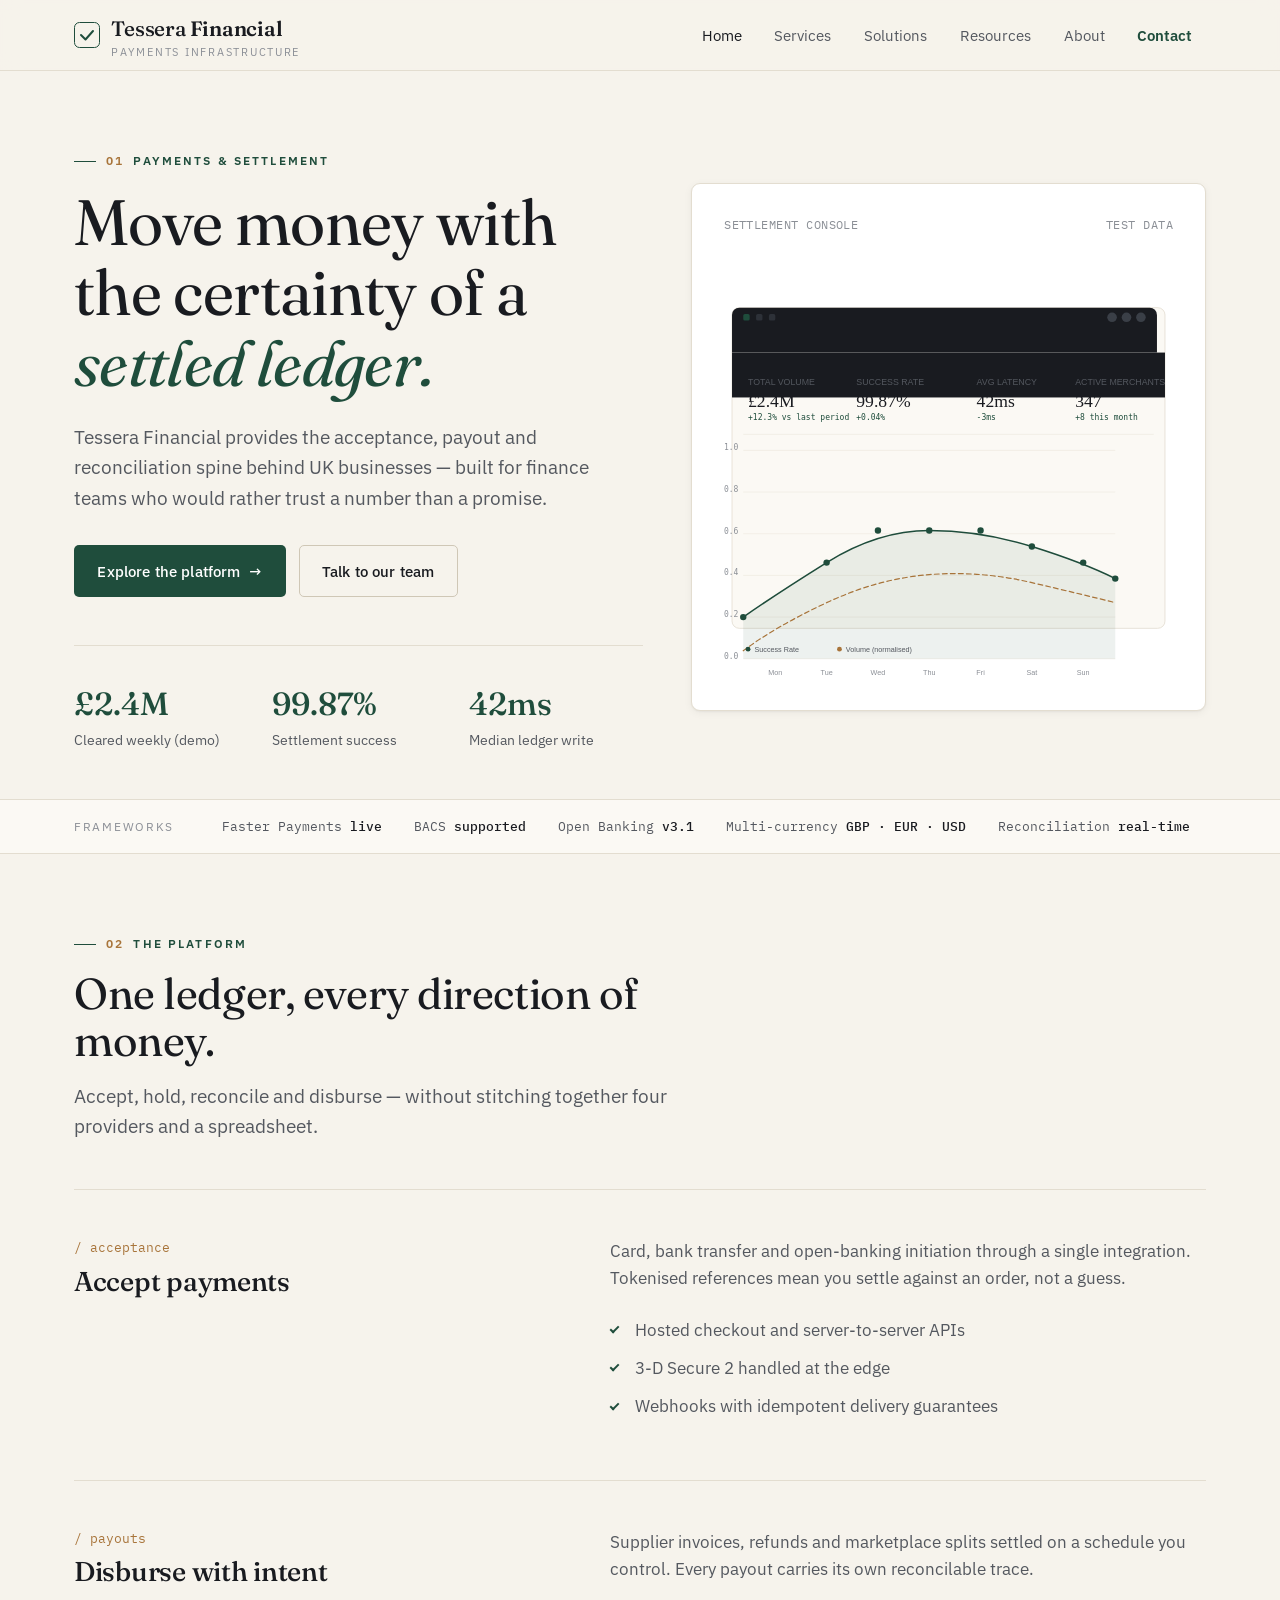
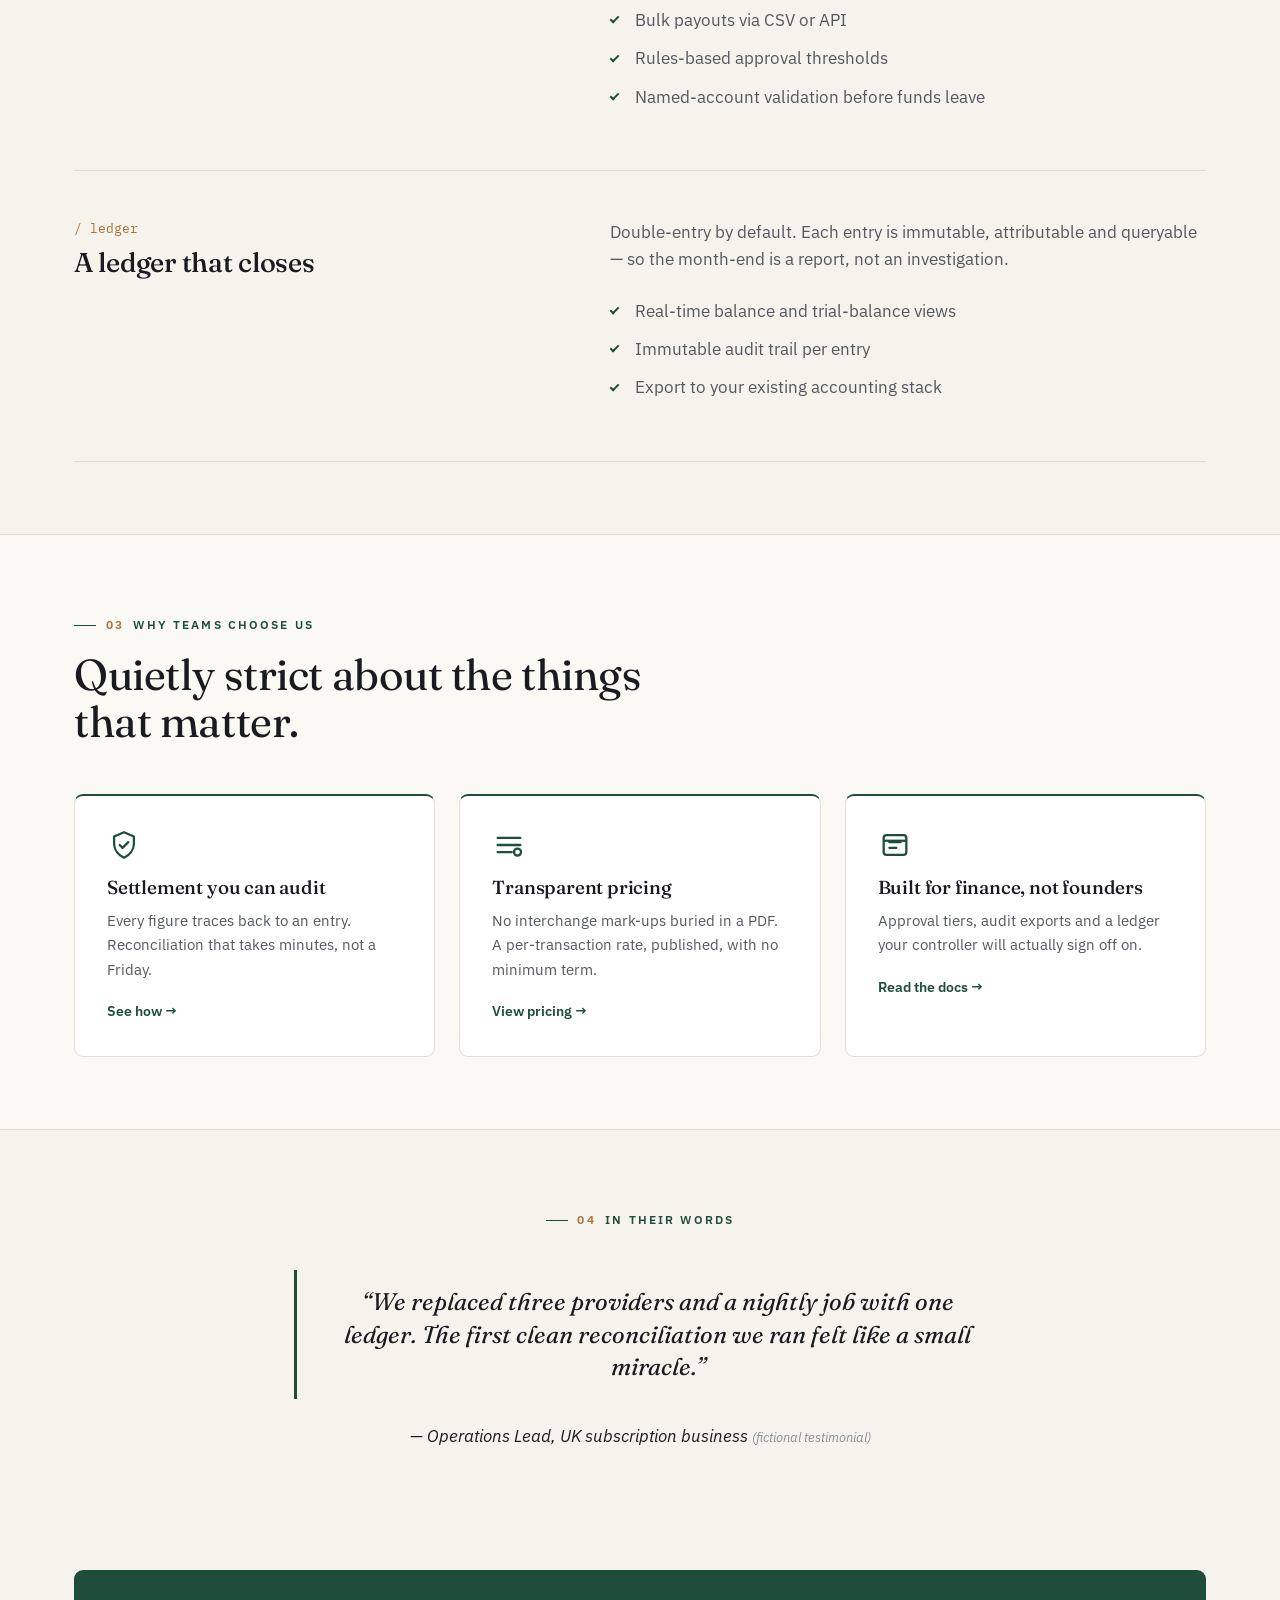
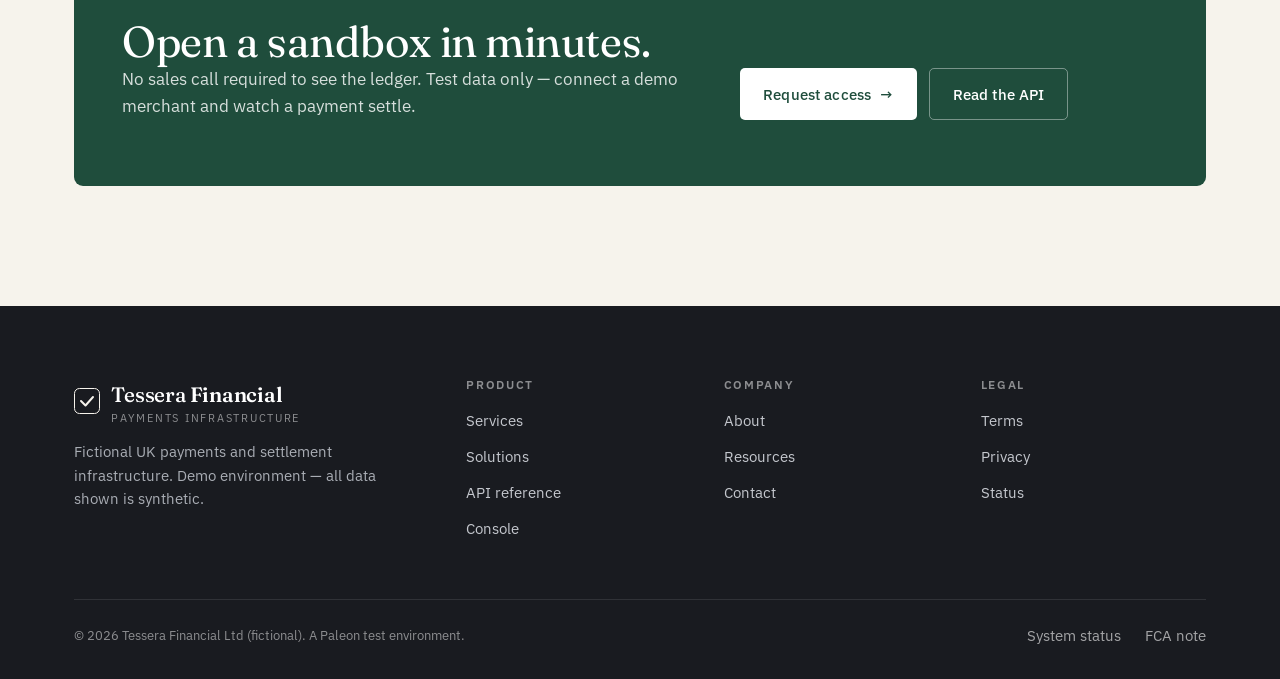
<file: index.html>
<!DOCTYPE html>
<html lang="en-GB">
<head>
  <meta charset="UTF-8">
  <meta name="viewport" content="width=device-width, initial-scale=1.0">
  <title>Tessera Financial — Payments and settlement infrastructure for UK businesses</title>
  <meta name="description" content="Tessera Financial builds payment acceptance, payout and reconciliation infrastructure for UK businesses. Bank-grade settlement, transparent pricing, no lock-in.">
  <link rel="icon" href="/static/favicon.svg" type="image/svg+xml">
  <link rel="preconnect" href="https://fonts.googleapis.com">
  <link rel="preconnect" href="https://fonts.gstatic.com" crossorigin>
  <link href="https://fonts.googleapis.com/css2?family=Fraunces:ital,opsz,wght@0,9..144,400;0,9..144,500;0,9..144,600;1,9..144,400&family=IBM+Plex+Sans:wght@400;500;600&family=IBM+Plex+Mono:wght@400;500&display=swap" rel="stylesheet">
  <link rel="stylesheet" href="/css/main.css">
</head>
<body>
  <header class="site-header">
    <div class="container header-inner">
      <a href="/" class="brand" aria-label="Tessera Financial home">
        <span class="brand-mark" aria-hidden="true"><svg width="26" height="26" viewBox="0 0 26 26" fill="none"><rect x="0.5" y="0.5" width="25" height="25" rx="5" stroke="#1f4d3c" stroke-width="1"/><path d="M7 13L11.5 17.5L19 9" stroke="#1f4d3c" stroke-width="2" stroke-linecap="round" stroke-linejoin="round"/></svg></span>
        <span>
          <span class="brand-name">Tessera<b> Financial</b></span>
          <span class="brand-sub">Payments Infrastructure</span>
        </span>
      </a>
      <nav class="main-nav" id="primaryNav" aria-label="Primary">
        <ul>
          <li><a href="/" class="active">Home</a></li>
          <li><a href="/services">Services</a></li>
          <li><a href="/solutions">Solutions</a></li>
          <li><a href="/resources">Resources</a></li>
          <li><a href="/about">About</a></li>
          <li><a href="/contact" class="nav-cta">Contact</a></li>
        </ul>
      </nav>
      <button class="nav-toggle" id="navToggle" aria-label="Toggle menu" aria-expanded="false" aria-controls="primaryNav"><span></span></button>
    </div>
  </header>

  <main>
    <!-- HERO -->
    <section class="hero">
      <div class="container hero-grid">
        <div>
          <p class="eyebrow"><span class="num">01</span> Payments &amp; settlement</p>
          <h1>Move money with the certainty of a <em>settled ledger.</em></h1>
          <p class="lede">Tessera Financial provides the acceptance, payout and reconciliation spine behind UK businesses — built for finance teams who would rather trust a number than a promise.</p>
          <div class="hero-actions">
            <a href="/services" class="btn btn-primary">Explore the platform <span class="arrow" aria-hidden="true">→</span></a>
            <a href="/contact" class="btn btn-ghost">Talk to our team</a>
          </div>
          <div class="hero-stats">
            <div class="hero-stat"><div class="v tnum">£2.4M</div><div class="k">Cleared weekly (demo)</div></div>
            <div class="hero-stat"><div class="v tnum">99.87%</div><div class="k">Settlement success</div></div>
            <div class="hero-stat"><div class="v tnum">42ms</div><div class="k">Median ledger write</div></div>
          </div>
        </div>
        <div class="hero-figure" aria-hidden="true">
          <div class="fig-cap"><span>SETTLEMENT CONSOLE</span><span>TEST DATA</span></div>
          <img src="/static/hero-dashboard.svg" alt="" width="560" height="420" loading="lazy">
        </div>
      </div>
    </section>

    <!-- LEDGER STRIP -->
    <section class="ledger-strip" aria-label="At a glance">
      <div class="container">
        <span class="tag">Frameworks</span>
        <div class="items">
          <span>Faster Payments <b>live</b></span>
          <span>BACS <b>supported</b></span>
          <span>Open Banking <b>v3.1</b></span>
          <span>Multi-currency <b>GBP · EUR · USD</b></span>
          <span>Reconciliation <b>real-time</b></span>
        </div>
      </div>
    </section>

    <!-- CAPABILITIES -->
    <section class="section">
      <div class="container">
        <div class="sec-head">
          <p class="eyebrow"><span class="num">02</span> The platform</p>
          <h2>One ledger, every direction of money.</h2>
          <p class="lede">Accept, hold, reconcile and disburse — without stitching together four providers and a spreadsheet.</p>
        </div>

        <div class="feature">
          <div>
            <div class="f-num">/ acceptance</div>
            <h3>Accept payments</h3>
          </div>
          <div>
            <p>Card, bank transfer and open-banking initiation through a single integration. Tokenised references mean you settle against an order, not a guess.</p>
            <ul class="checks">
              <li>Hosted checkout and server-to-server APIs</li>
              <li>3-D Secure 2 handled at the edge</li>
              <li>Webhooks with idempotent delivery guarantees</li>
            </ul>
          </div>
        </div>

        <div class="feature">
          <div>
            <div class="f-num">/ payouts</div>
            <h3>Disburse with intent</h3>
          </div>
          <div>
            <p>Supplier invoices, refunds and marketplace splits settled on a schedule you control. Every payout carries its own reconcilable trace.</p>
            <ul class="checks">
              <li>Bulk payouts via CSV or API</li>
              <li>Rules-based approval thresholds</li>
              <li>Named-account validation before funds leave</li>
            </ul>
          </div>
        </div>

        <div class="feature">
          <div>
            <div class="f-num">/ ledger</div>
            <h3>A ledger that closes</h3>
          </div>
          <div>
            <p>Double-entry by default. Each entry is immutable, attributable and queryable — so the month-end is a report, not an investigation.</p>
            <ul class="checks">
              <li>Real-time balance and trial-balance views</li>
              <li>Immutable audit trail per entry</li>
              <li>Export to your existing accounting stack</li>
            </ul>
          </div>
        </div>
      </div>
    </section>

    <!-- CARDS -->
    <section class="section" style="background:var(--paper-raised);border-top:1px solid var(--line);border-bottom:1px solid var(--line);">
      <div class="container">
        <div class="sec-head">
          <p class="eyebrow"><span class="num">03</span> Why teams choose us</p>
          <h2>Quietly strict about the things that matter.</h2>
        </div>
        <div class="grid-3">
          <div class="card">
            <svg class="c-ico" viewBox="0 0 24 24" fill="none"><path d="M12 3l7 3v5c0 4.4-3 8.2-7 10-4-1.8-7-5.6-7-10V6l7-3z" stroke="currentColor" stroke-width="1.6" stroke-linejoin="round"/><path d="M9 12l2 2 4-4" stroke="currentColor" stroke-width="1.6" stroke-linecap="round" stroke-linejoin="round"/></svg>
            <h3>Settlement you can audit</h3>
            <p>Every figure traces back to an entry. Reconciliation that takes minutes, not a Friday.</p>
            <a href="/solutions" class="c-link">See how <span aria-hidden="true">→</span></a>
          </div>
          <div class="card">
            <svg class="c-ico" viewBox="0 0 24 24" fill="none"><path d="M4 7h16M4 12h16M4 17h10" stroke="currentColor" stroke-width="1.6" stroke-linecap="round"/><circle cx="18" cy="17" r="2.5" stroke="currentColor" stroke-width="1.6"/></svg>
            <h3>Transparent pricing</h3>
            <p>No interchange mark-ups buried in a PDF. A per-transaction rate, published, with no minimum term.</p>
            <a href="/services" class="c-link">View pricing <span aria-hidden="true">→</span></a>
          </div>
          <div class="card">
            <svg class="c-ico" viewBox="0 0 24 24" fill="none"><rect x="4" y="5" width="16" height="14" rx="2" stroke="currentColor" stroke-width="1.6"/><path d="M8 10h8M8 14h5" stroke="currentColor" stroke-width="1.6" stroke-linecap="round"/><path d="M4 9h16" stroke="currentColor" stroke-width="1.6"/></svg>
            <h3>Built for finance, not founders</h3>
            <p>Approval tiers, audit exports and a ledger your controller will actually sign off on.</p>
            <a href="/resources" class="c-link">Read the docs <span aria-hidden="true">→</span></a>
          </div>
        </div>
      </div>
    </section>

    <!-- QUOTE / TRUST -->
    <section class="section">
      <div class="container container-narrow center">
        <p class="eyebrow"><span class="num">04</span> In their words</p>
        <blockquote class="quote">“We replaced three providers and a nightly job with one ledger. The first clean reconciliation we ran felt like a small miracle.”</blockquote>
        <cite>— Operations Lead, UK subscription business <span class="note-fine">(fictional testimonial)</span></cite>
      </div>
    </section>

    <!-- CTA -->
    <section class="section-tight">
      <div class="container">
        <div class="cta-band">
          <div>
            <h2>Open a sandbox in minutes.</h2>
            <p>No sales call required to see the ledger. Test data only — connect a demo merchant and watch a payment settle.</p>
          </div>
          <div class="hero-actions">
            <a href="/contact" class="btn btn-primary">Request access <span class="arrow" aria-hidden="true">→</span></a>
            <a href="https://api.paleon-lab-fintech.co.uk/swagger.json" class="btn btn-ghost">Read the API</a>
          </div>
        </div>
      </div>
    </section>
  </main>

  <footer class="site-footer">
    <div class="container">
      <div class="f-top">
        <div>
          <a href="/" class="brand" aria-label="Tessera Financial home">
            <span class="brand-mark" aria-hidden="true"><svg width="26" height="26" viewBox="0 0 26 26" fill="none"><rect x="0.5" y="0.5" width="25" height="25" rx="5" stroke="#f6f3ec" stroke-width="1"/><path d="M7 13L11.5 17.5L19 9" stroke="#f6f3ec" stroke-width="2" stroke-linecap="round" stroke-linejoin="round"/></svg></span>
            <span><span class="brand-name">Tessera<b> Financial</b></span><span class="brand-sub">Payments Infrastructure</span></span>
          </a>
          <p class="f-blurb">Fictional UK payments and settlement infrastructure. Demo environment — all data shown is synthetic.</p>
        </div>
        <div>
          <h4>Product</h4>
          <ul>
            <li><a href="/services">Services</a></li>
            <li><a href="/solutions">Solutions</a></li>
            <li><a href="https://api.paleon-lab-fintech.co.uk/swagger.json">API reference</a></li>
            <li><a href="https://app.paleon-lab-fintech.co.uk">Console</a></li>
          </ul>
        </div>
        <div>
          <h4>Company</h4>
          <ul>
            <li><a href="/about">About</a></li>
            <li><a href="/resources">Resources</a></li>
            <li><a href="/contact">Contact</a></li>
          </ul>
        </div>
        <div>
          <h4>Legal</h4>
          <ul>
            <li><a href="/resources#terms">Terms</a></li>
            <li><a href="/resources#privacy">Privacy</a></li>
            <li><a href="/resources#status">Status</a></li>
          </ul>
        </div>
      </div>
      <div class="f-bottom">
        <span>© <span id="year">2026</span> Tessera Financial Ltd (fictional). A Paleon test environment.</span>
        <span class="legal">
          <a href="/resources#status">System status</a>
          <a href="/about">FCA note</a>
        </span>
      </div>
    </div>
  </footer>

  <script src="/js/main.js"></script>
</body>
</html>
</file>
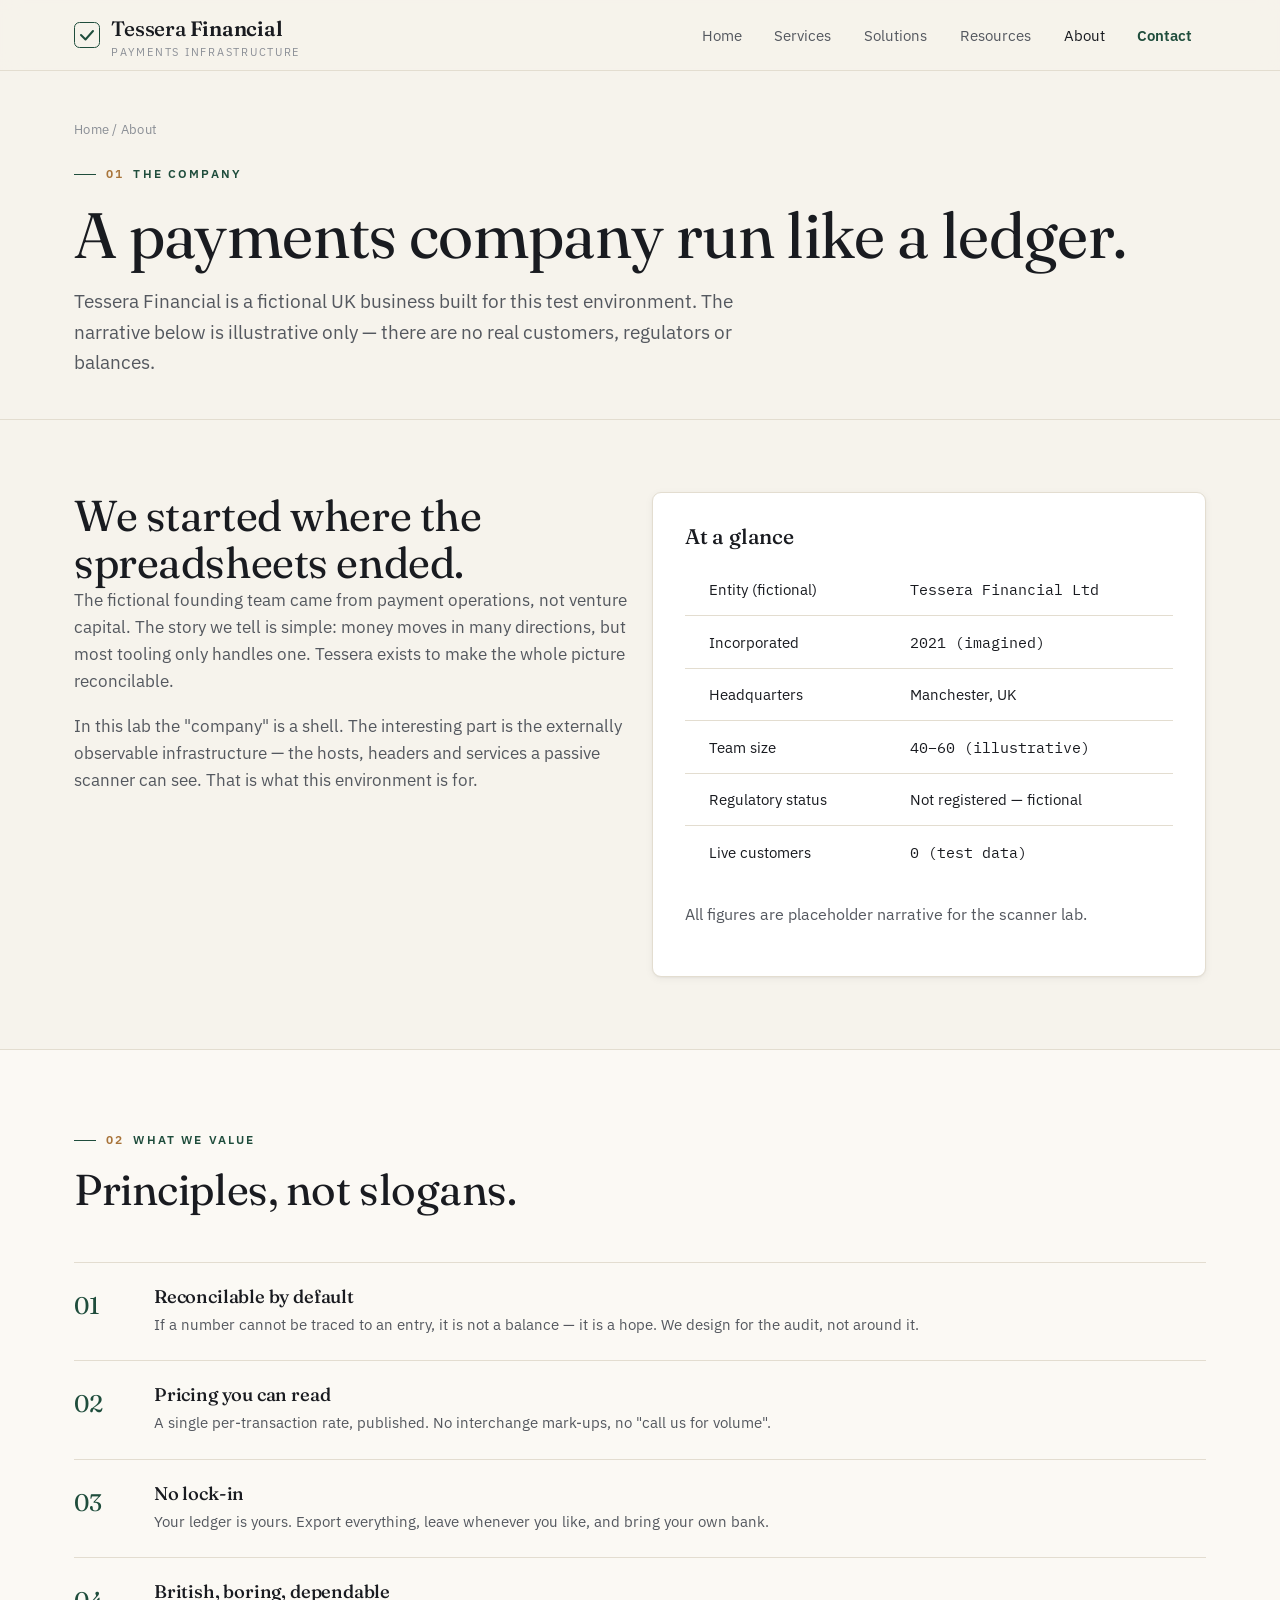
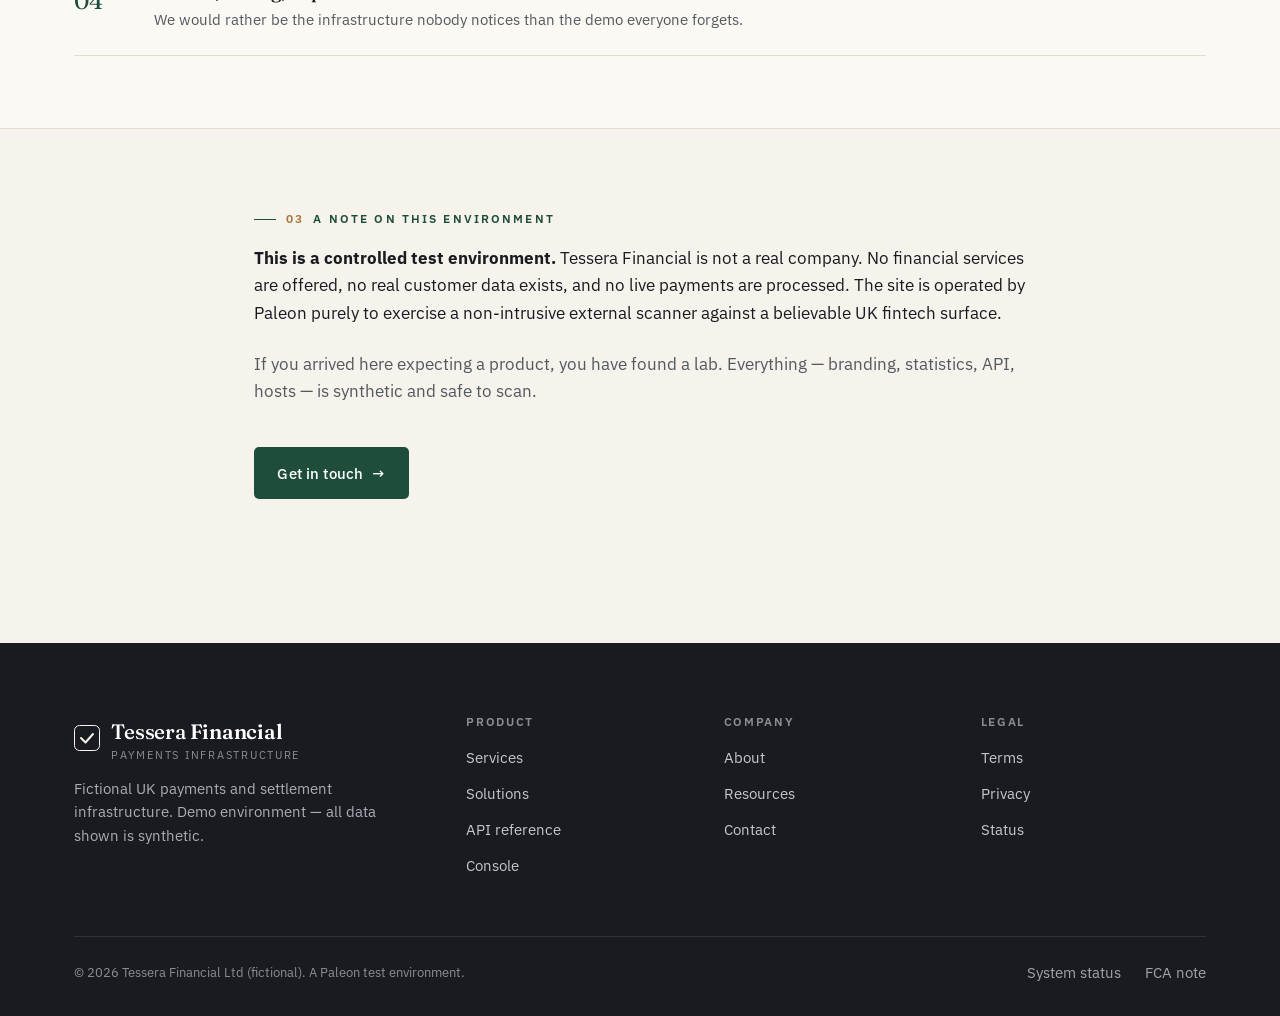
<file: about/index.html>
<!DOCTYPE html>
<html lang="en-GB">
<head>
  <meta charset="UTF-8">
  <meta name="viewport" content="width=device-width, initial-scale=1.0">
  <title>About — Tessera Financial</title>
  <meta name="description" content="Tessera Financial is a fictional UK payments and settlement infrastructure provider. This page describes the (imaginary) company for the Paleon scanner test lab.">
  <link rel="icon" href="/static/favicon.svg" type="image/svg+xml">
  <link rel="preconnect" href="https://fonts.googleapis.com">
  <link rel="preconnect" href="https://fonts.gstatic.com" crossorigin>
  <link href="https://fonts.googleapis.com/css2?family=Fraunces:ital,opsz,wght@0,9..144,400;0,9..144,500;0,9..144,600;1,9..144,400&family=IBM+Plex+Sans:wght@400;500;600&family=IBM+Plex+Mono:wght@400;500&display=swap" rel="stylesheet">
  <link rel="stylesheet" href="/css/main.css">
</head>
<body>
  <header class="site-header">
    <div class="container header-inner">
      <a href="/" class="brand" aria-label="Tessera Financial home">
        <span class="brand-mark" aria-hidden="true"><svg width="26" height="26" viewBox="0 0 26 26" fill="none"><rect x="0.5" y="0.5" width="25" height="25" rx="5" stroke="#1f4d3c" stroke-width="1"/><path d="M7 13L11.5 17.5L19 9" stroke="#1f4d3c" stroke-width="2" stroke-linecap="round" stroke-linejoin="round"/></svg></span>
        <span><span class="brand-name">Tessera<b> Financial</b></span><span class="brand-sub">Payments Infrastructure</span></span>
      </a>
      <nav class="main-nav" id="primaryNav" aria-label="Primary">
        <ul>
          <li><a href="/">Home</a></li>
          <li><a href="/services">Services</a></li>
          <li><a href="/solutions">Solutions</a></li>
          <li><a href="/resources">Resources</a></li>
          <li><a href="/about" class="active">About</a></li>
          <li><a href="/contact" class="nav-cta">Contact</a></li>
        </ul>
      </nav>
      <button class="nav-toggle" id="navToggle" aria-label="Toggle menu" aria-expanded="false" aria-controls="primaryNav"><span></span></button>
    </div>
  </header>

  <main>
    <section class="page-intro">
      <div class="container">
        <p class="breadcrumb"><a href="/">Home</a> / About</p>
        <p class="eyebrow"><span class="num">01</span> The company</p>
        <h1>A payments company run like a ledger.</h1>
        <p class="lede">Tessera Financial is a fictional UK business built for this test environment. The narrative below is illustrative only — there are no real customers, regulators or balances.</p>
      </div>
    </section>

    <section class="section">
      <div class="container">
        <div class="grid-2">
          <div>
            <h2>We started where the spreadsheets ended.</h2>
            <p class="muted">The fictional founding team came from payment operations, not venture capital. The story we tell is simple: money moves in many directions, but most tooling only handles one. Tessera exists to make the whole picture reconcilable.</p>
            <p class="muted">In this lab the "company" is a shell. The interesting part is the externally observable infrastructure — the hosts, headers and services a passive scanner can see. That is what this environment is for.</p>
          </div>
          <div class="panel">
            <h3>At a glance</h3>
            <table class="data" aria-label="Company snapshot (fictional)">
              <tbody>
                <tr><td>Entity (fictional)</td><td class="num">Tessera Financial Ltd</td></tr>
                <tr><td>Incorporated</td><td class="num">2021 (imagined)</td></tr>
                <tr><td>Headquarters</td><td>Manchester, UK</td></tr>
                <tr><td>Team size</td><td class="num">40–60 (illustrative)</td></tr>
                <tr><td>Regulatory status</td><td>Not registered — fictional</td></tr>
                <tr><td>Live customers</td><td class="num">0 (test data)</td></tr>
              </tbody>
            </table>
            <p class="note-fine mt-3">All figures are placeholder narrative for the scanner lab.</p>
          </div>
        </div>
      </div>
    </section>

    <section class="section" style="background:var(--paper-raised);border-top:1px solid var(--line);border-bottom:1px solid var(--line);">
      <div class="container">
        <div class="sec-head">
          <p class="eyebrow"><span class="num">02</span> What we value</p>
          <h2>Principles, not slogans.</h2>
        </div>
        <div class="steps">
          <div class="step"><div class="s-no"></div><div><h3>Reconcilable by default</h3><p>If a number cannot be traced to an entry, it is not a balance — it is a hope. We design for the audit, not around it.</p></div></div>
          <div class="step"><div class="s-no"></div><div><h3>Pricing you can read</h3><p>A single per-transaction rate, published. No interchange mark-ups, no "call us for volume".</p></div></div>
          <div class="step"><div class="s-no"></div><div><h3>No lock-in</h3><p>Your ledger is yours. Export everything, leave whenever you like, and bring your own bank.</p></div></div>
          <div class="step"><div class="s-no"></div><div><h3>British, boring, dependable</h3><p>We would rather be the infrastructure nobody notices than the demo everyone forgets.</p></div></div>
        </div>
      </div>
    </section>

    <section class="section">
      <div class="container container-narrow">
        <p class="eyebrow"><span class="num">03</span> A note on this environment</p>
        <div class="old-note">
          <strong>This is a controlled test environment.</strong> Tessera Financial is not a real company. No financial services are offered, no real customer data exists, and no live payments are processed. The site is operated by Paleon purely to exercise a non-intrusive external scanner against a believable UK fintech surface.
        </div>
        <p class="mt-3 muted">If you arrived here expecting a product, you have found a lab. Everything — branding, statistics, API, hosts — is synthetic and safe to scan.</p>
        <a href="/contact" class="btn btn-primary mt-3">Get in touch <span class="arrow" aria-hidden="true">→</span></a>
      </div>
    </section>
  </main>

  <footer class="site-footer">
    <div class="container">
      <div class="f-top">
        <div>
          <a href="/" class="brand" aria-label="Tessera Financial home">
            <span class="brand-mark" aria-hidden="true"><svg width="26" height="26" viewBox="0 0 26 26" fill="none"><rect x="0.5" y="0.5" width="25" height="25" rx="5" stroke="#f6f3ec" stroke-width="1"/><path d="M7 13L11.5 17.5L19 9" stroke="#f6f3ec" stroke-width="2" stroke-linecap="round" stroke-linejoin="round"/></svg></span>
            <span><span class="brand-name">Tessera<b> Financial</b></span><span class="brand-sub">Payments Infrastructure</span></span>
          </a>
          <p class="f-blurb">Fictional UK payments and settlement infrastructure. Demo environment — all data shown is synthetic.</p>
        </div>
        <div>
          <h4>Product</h4>
          <ul><li><a href="/services">Services</a></li><li><a href="/solutions">Solutions</a></li><li><a href="https://api.paleon-lab-fintech.co.uk/swagger.json">API reference</a></li><li><a href="https://app.paleon-lab-fintech.co.uk">Console</a></li></ul>
        </div>
        <div>
          <h4>Company</h4>
          <ul><li><a href="/about">About</a></li><li><a href="/resources">Resources</a></li><li><a href="/contact">Contact</a></li></ul>
        </div>
        <div>
          <h4>Legal</h4>
          <ul><li><a href="/resources#terms">Terms</a></li><li><a href="/resources#privacy">Privacy</a></li><li><a href="/resources#status">Status</a></li></ul>
        </div>
      </div>
      <div class="f-bottom">
        <span>© <span id="year">2026</span> Tessera Financial Ltd (fictional). A Paleon test environment.</span>
        <span class="legal"><a href="/resources#status">System status</a><a href="/about">FCA note</a></span>
      </div>
    </div>
  </footer>
  <script src="/js/main.js"></script>
</body>
</html>
</file>
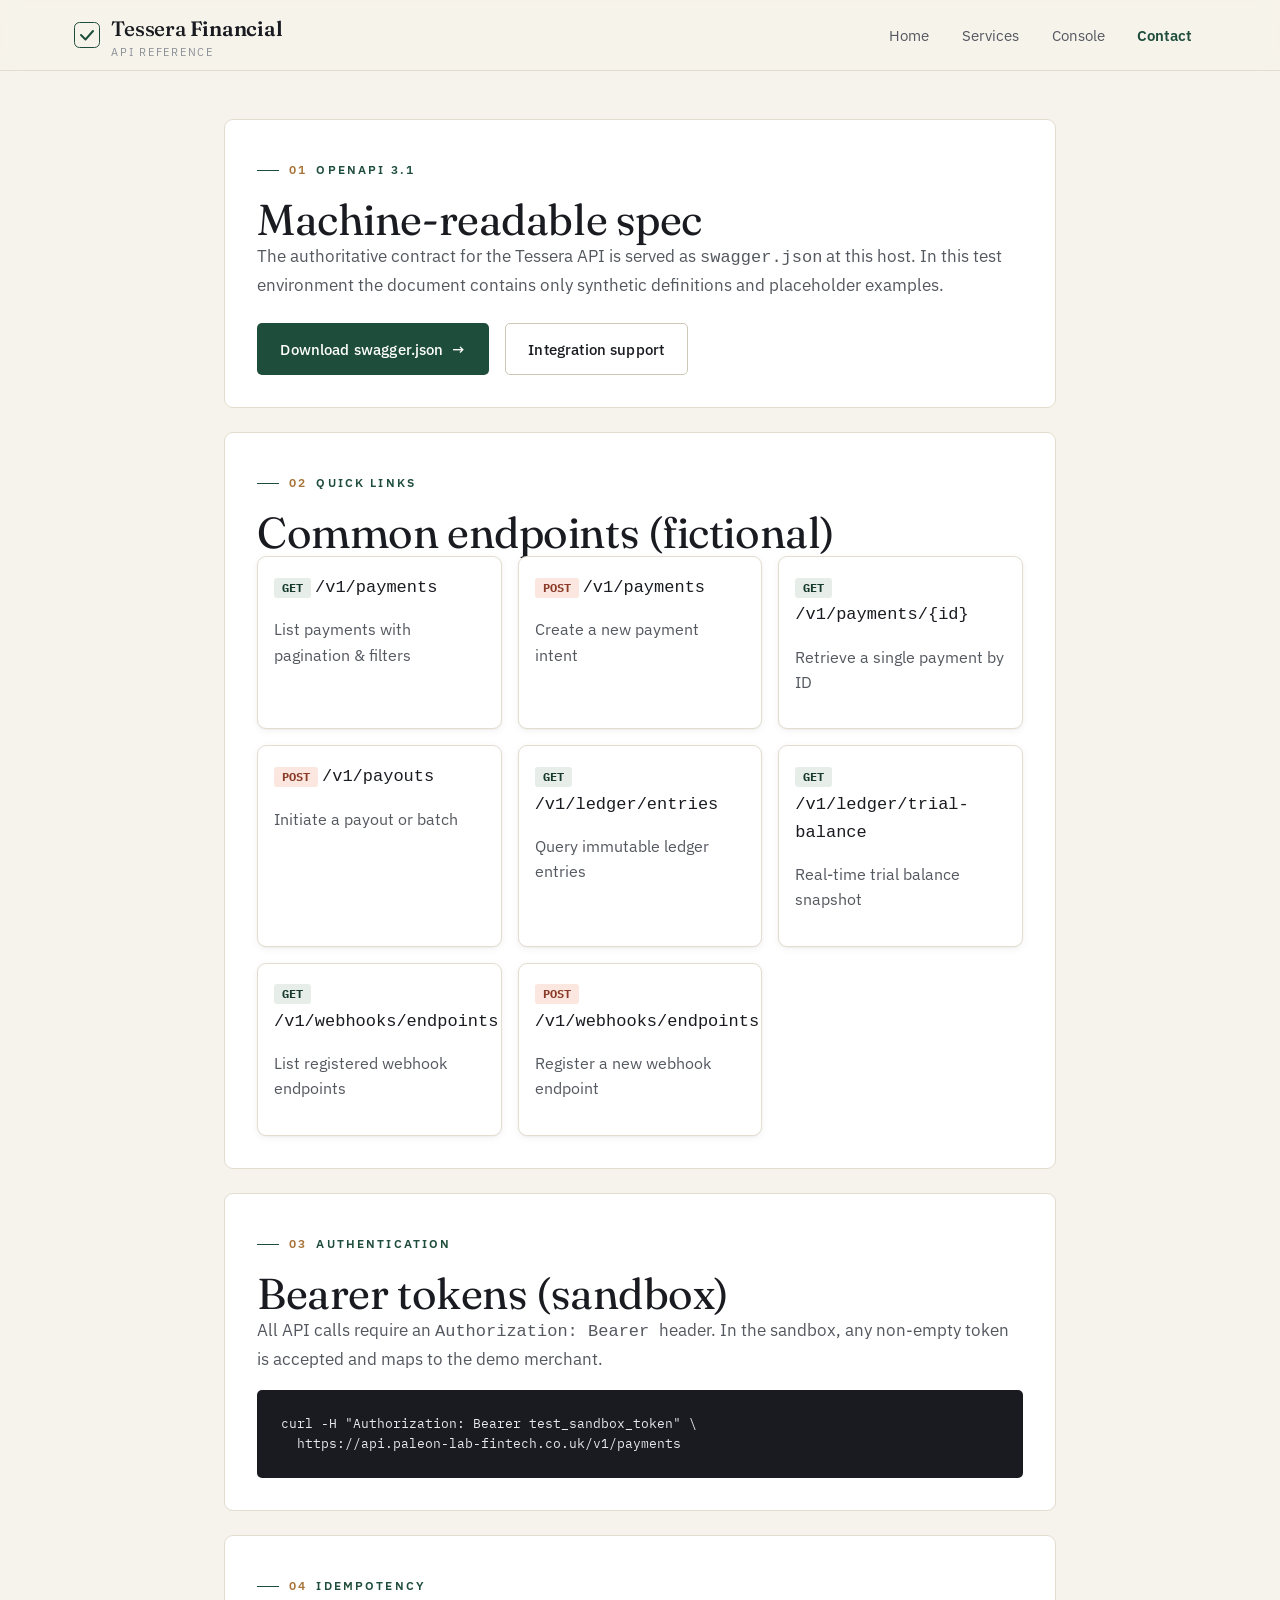
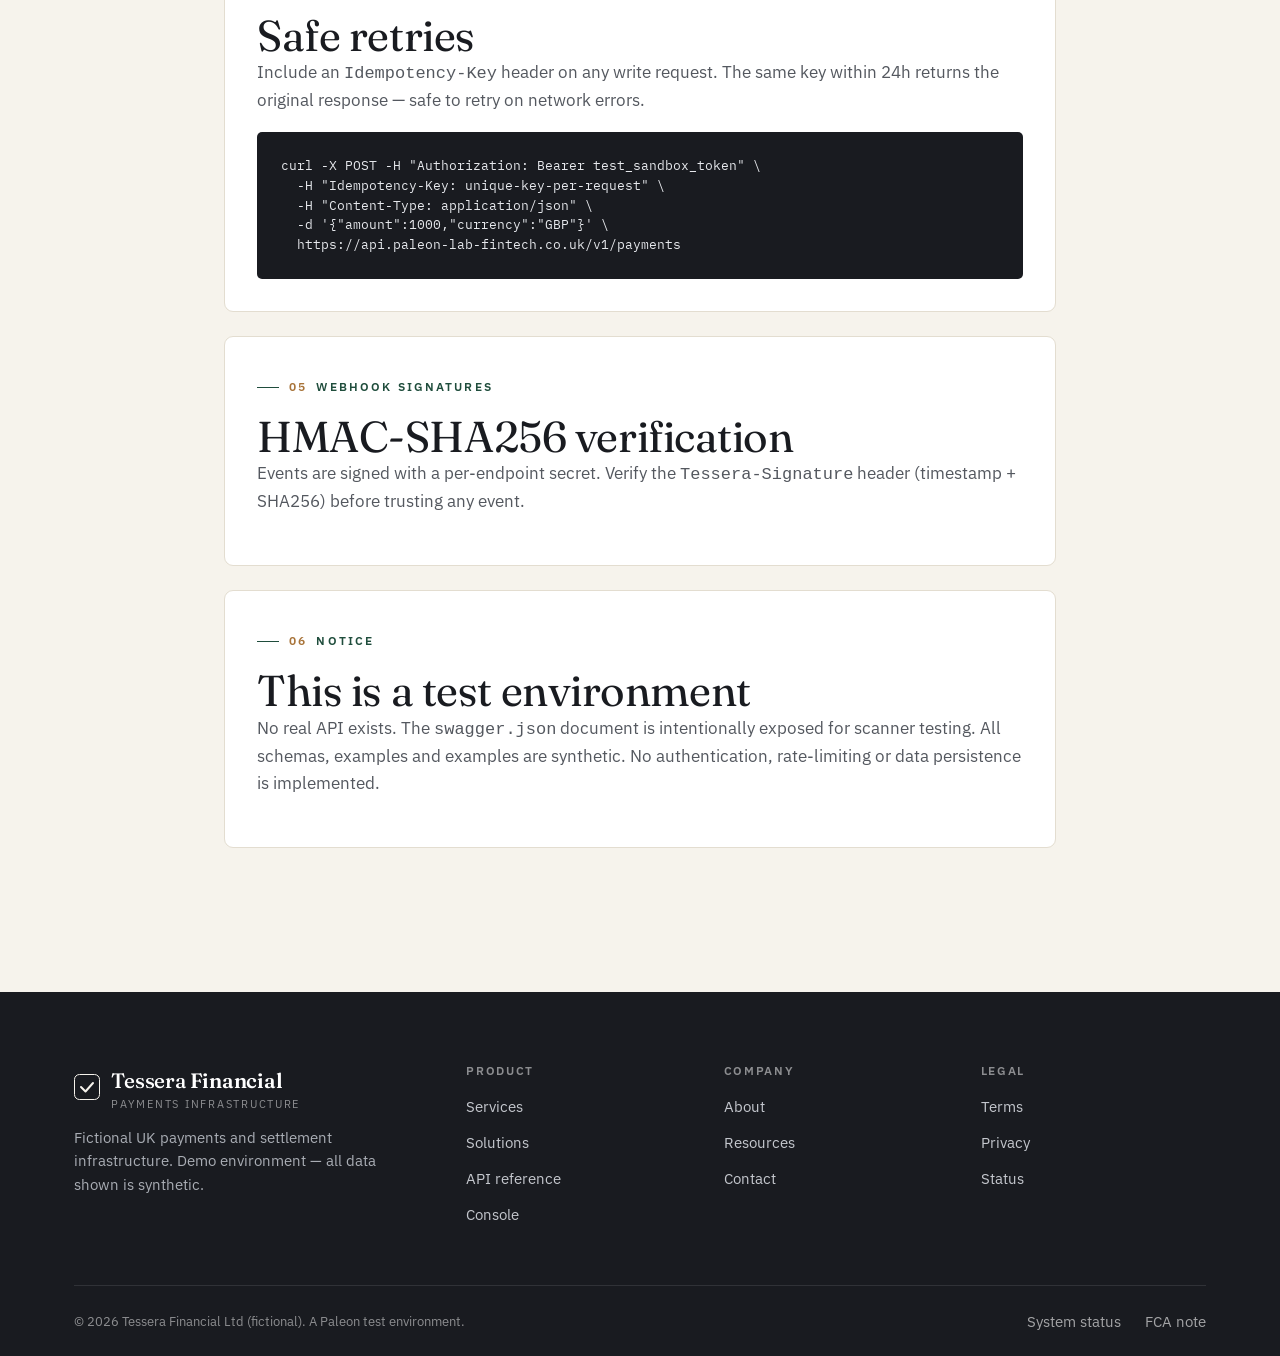
<file: api/index.html>
<!DOCTYPE html>
<html lang="en-GB">
<head>
  <meta charset="UTF-8">
  <meta name="viewport" content="width=device-width, initial-scale=1.0">
  <title>API Reference — Tessera Financial</title>
  <meta name="description" content="Tessera Financial API — OpenAPI 3.1 spec for the fictional payments platform. Exposed at /swagger.json for scanner testing.">
  <link rel="icon" href="/static/favicon.svg" type="image/svg+xml">
  <link rel="preconnect" href="https://fonts.googleapis.com">
  <link rel="preconnect" href="https://fonts.gstatic.com" crossorigin>
  <link href="https://fonts.googleapis.com/css2?family=Fraunces:ital,opsz,wght@0,9..144,400;0,9..144,500;0,9..144,600;1,9..144,400&family=IBM+Plex+Sans:wght@400;500;600&family=IBM+Plex+Mono:wght@400;500&display=swap" rel="stylesheet">
  <link rel="stylesheet" href="/css/main.css">
</head>
<body>
  <header class="site-header">
    <div class="container header-inner">
      <a href="/" class="brand" aria-label="Tessera Financial home">
        <span class="brand-mark" aria-hidden="true"><svg width="26" height="26" viewBox="0 0 26 26" fill="none"><rect x="0.5" y="0.5" width="25" height="25" rx="5" stroke="#1f4d3c" stroke-width="1"/><path d="M7 13L11.5 17.5L19 9" stroke="#1f4d3c" stroke-width="2" stroke-linecap="round" stroke-linejoin="round"/></svg></span>
        <span><span class="brand-name">Tessera<b> Financial</b></span><span class="brand-sub">API Reference</span></span>
      </a>
      <nav class="main-nav" id="primaryNav" aria-label="Primary">
        <ul>
          <li><a href="/">Home</a></li>
          <li><a href="/services">Services</a></li>
          <li><a href="https://app.paleon-lab-fintech.co.uk">Console</a></li>
          <li><a href="/contact" class="nav-cta">Contact</a></li>
        </ul>
      </nav>
      <button class="nav-toggle" id="navToggle" aria-label="Toggle menu" aria-expanded="false" aria-controls="primaryNav"><span></span></button>
    </div>
  </header>

  <main class="api-shell">
    <div class="api-block">
      <p class="eyebrow"><span class="num">01</span> OpenAPI 3.1</p>
      <h2>Machine-readable spec</h2>
      <p class="muted">The authoritative contract for the Tessera API is served as <code>swagger.json</code> at this host. In this test environment the document contains only synthetic definitions and placeholder examples.</p>
      <div style="display:flex; gap:var(--s-2); flex-wrap:wrap; margin-top:var(--s-3);">
        <a href="/swagger.json" class="btn btn-primary">Download swagger.json <span class="arrow" aria-hidden="true">→</span></a>
        <a href="/contact" class="btn btn-ghost">Integration support</a>
      </div>
    </div>

    <div class="api-block">
      <p class="eyebrow"><span class="num">02</span> Quick links</p>
      <h2>Common endpoints (fictional)</h2>
      <div style="display:grid; grid-template-columns: repeat(auto-fit, minmax(240px, 1fr)); gap:var(--s-2);">
        <div class="panel" style="padding:var(--s-2);">
          <span class="api-method get">GET</span> <code>/v1/payments</code>
          <p class="muted note-fine mt-2">List payments with pagination & filters</p>
        </div>
        <div class="panel" style="padding:var(--s-2);">
          <span class="api-method post">POST</span> <code>/v1/payments</code>
          <p class="muted note-fine mt-2">Create a new payment intent</p>
        </div>
        <div class="panel" style="padding:var(--s-2);">
          <span class="api-method get">GET</span> <code>/v1/payments/{id}</code>
          <p class="muted note-fine mt-2">Retrieve a single payment by ID</p>
        </div>
        <div class="panel" style="padding:var(--s-2);">
          <span class="api-method post">POST</span> <code>/v1/payouts</code>
          <p class="muted note-fine mt-2">Initiate a payout or batch</p>
        </div>
        <div class="panel" style="padding:var(--s-2);">
          <span class="api-method get">GET</span> <code>/v1/ledger/entries</code>
          <p class="muted note-fine mt-2">Query immutable ledger entries</p>
        </div>
        <div class="panel" style="padding:var(--s-2);">
          <span class="api-method get">GET</span> <code>/v1/ledger/trial-balance</code>
          <p class="muted note-fine mt-2">Real-time trial balance snapshot</p>
        </div>
        <div class="panel" style="padding:var(--s-2);">
          <span class="api-method get">GET</span> <code>/v1/webhooks/endpoints</code>
          <p class="muted note-fine mt-2">List registered webhook endpoints</p>
        </div>
        <div class="panel" style="padding:var(--s-2);">
          <span class="api-method post">POST</span> <code>/v1/webhooks/endpoints</code>
          <p class="muted note-fine mt-2">Register a new webhook endpoint</p>
        </div>
      </div>
    </div>

    <div class="api-block">
      <p class="eyebrow"><span class="num">03</span> Authentication</p>
      <h2>Bearer tokens (sandbox)</h2>
      <p class="muted">All API calls require an <code>Authorization: Bearer <token></code> header. In the sandbox, any non-empty token is accepted and maps to the demo merchant.</p>
      <pre>curl -H "Authorization: Bearer test_sandbox_token" \
  https://api.paleon-lab-fintech.co.uk/v1/payments</pre>
    </div>

    <div class="api-block">
      <p class="eyebrow"><span class="num">04</span> Idempotency</p>
      <h2>Safe retries</h2>
      <p class="muted">Include an <code>Idempotency-Key</code> header on any write request. The same key within 24h returns the original response — safe to retry on network errors.</p>
      <pre>curl -X POST -H "Authorization: Bearer test_sandbox_token" \
  -H "Idempotency-Key: unique-key-per-request" \
  -H "Content-Type: application/json" \
  -d '{"amount":1000,"currency":"GBP"}' \
  https://api.paleon-lab-fintech.co.uk/v1/payments</pre>
    </div>

    <div class="api-block">
      <p class="eyebrow"><span class="num">05</span> Webhook signatures</p>
      <h2>HMAC-SHA256 verification</h2>
      <p class="muted">Events are signed with a per-endpoint secret. Verify the <code>Tessera-Signature</code> header (timestamp + SHA256) before trusting any event.</p>
    </div>

    <div class="api-block">
      <p class="eyebrow"><span class="num">06</span> Notice</p>
      <h2>This is a test environment</h2>
      <p class="muted">No real API exists. The <code>swagger.json</code> document is intentionally exposed for scanner testing. All schemas, examples and examples are synthetic. No authentication, rate-limiting or data persistence is implemented.</p>
    </div>
  </main>

  <footer class="site-footer">
    <div class="container">
      <div class="f-top">
        <div>
          <a href="/" class="brand" aria-label="Tessera Financial home">
            <span class="brand-mark" aria-hidden="true"><svg width="26" height="26" viewBox="0 0 26 26" fill="none"><rect x="0.5" y="0.5" width="25" height="25" rx="5" stroke="#f6f3ec" stroke-width="1"/><path d="M7 13L11.5 17.5L19 9" stroke="#f6f3ec" stroke-width="2" stroke-linecap="round" stroke-linejoin="round"/></svg></span>
            <span><span class="brand-name">Tessera<b> Financial</b></span><span class="brand-sub">Payments Infrastructure</span></span>
          </a>
          <p class="f-blurb">Fictional UK payments and settlement infrastructure. Demo environment — all data shown is synthetic.</p>
        </div>
        <div><h4>Product</h4><ul><li><a href="/services">Services</a></li><li><a href="/solutions">Solutions</a></li><li><a href="/swagger.json">API reference</a></li><li><a href="https://app.paleon-lab-fintech.co.uk">Console</a></li></ul></div>
        <div><h4>Company</h4><ul><li><a href="/about">About</a></li><li><a href="/resources">Resources</a></li><li><a href="/contact">Contact</a></li></ul></div>
        <div><h4>Legal</h4><ul><li><a href="/resources#terms">Terms</a></li><li><a href="/resources#privacy">Privacy</a></li><li><a href="/resources#status">Status</a></li></ul></div>
      </div>
      <div class="f-bottom"><span>© <span id="year">2026</span> Tessera Financial Ltd (fictional). A Paleon test environment.</span><span class="legal"><a href="/resources#status">System status</a><a href="/about">FCA note</a></span></div>
    </div>
  </footer>
  <script src="/js/main.js"></script>
</body>
</html>
</file>
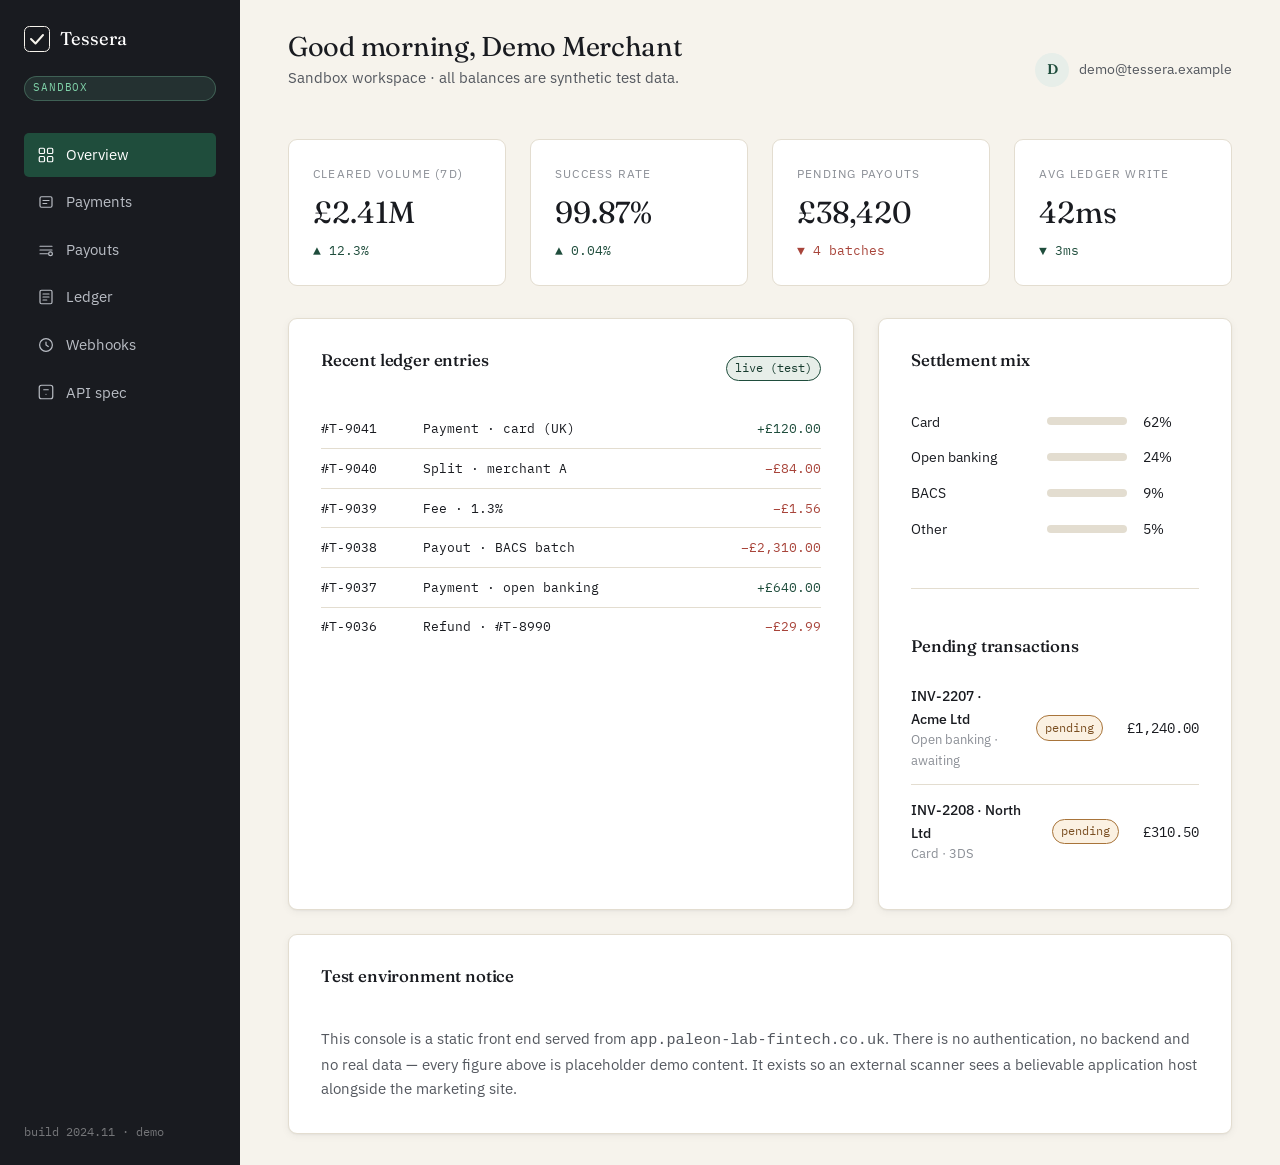
<file: app/index.html>
<!DOCTYPE html>
<html lang="en-GB">
<head>
  <meta charset="UTF-8">
  <meta name="viewport" content="width=device-width, initial-scale=1.0">
  <title>Console — Tessera Financial (sandbox)</title>
  <meta name="description" content="Tessera Financial sandbox console. Static demo — no authentication, no real data.">
  <link rel="icon" href="/static/favicon.svg" type="image/svg+xml">
  <link rel="preconnect" href="https://fonts.googleapis.com">
  <link rel="preconnect" href="https://fonts.gstatic.com" crossorigin>
  <link href="https://fonts.googleapis.com/css2?family=Fraunces:ital,opsz,wght@0,9..144,400;0,9..144,500;0,9..144,600;1,9..144,400&family=IBM+Plex+Sans:wght@400;500;600&family=IBM+Plex+Mono:wght@400;500&display=swap" rel="stylesheet">
  <link rel="stylesheet" href="/css/main.css">
  <style>
    /* App shell overrides for the console host */
    body { background: #f6f3ec; }
    .app-side .s-brand { display:flex; align-items:center; gap:.6rem; margin-bottom: var(--s-2); }
    .app-side .s-brand .b-name { font-family: var(--serif); font-size:1.15rem; color:#fff; }
    .app-side .s-env { font-family: var(--mono); font-size:.7rem; letter-spacing:.08em; text-transform:uppercase; color:#7fd1a8; background: rgba(127,209,168,.12); border:1px solid rgba(127,209,168,.3); padding:.15rem .5rem; border-radius: 99px; display:inline-block; margin-top:.4rem; }
    .app-side .s-foot { margin-top:auto; font-size:.74rem; color: rgba(255,255,255,.4); font-family: var(--mono); }
    .app-main h1 { font-size: 1.7rem; margin-bottom: .2rem; }
    .app-main .sub { color: var(--ink-soft); font-size:.95rem; }
    .panel .ph { display:flex; justify-content:space-between; align-items:center; margin-bottom: var(--s-3); }
    .panel .ph h3 { font-size:1.05rem; }
    .ledger-mini { font-family: var(--mono); font-size:.82rem; }
    .ledger-mini .row { display:grid; grid-template-columns: 92px 1fr auto; gap:.6rem; padding:.55rem 0; border-bottom:1px solid var(--line); }
    .ledger-mini .row:last-child { border-bottom:none; }
    .ledger-mini .dr { color:#a8443a; } .ledger-mini .cr { color:var(--accent); }
  </style>
</head>
<body>
  <div class="app-shell">
    <!-- Sidebar -->
    <aside class="app-side" aria-label="Console navigation">
      <div class="s-brand">
        <span class="brand-mark" aria-hidden="true"><svg width="26" height="26" viewBox="0 0 26 26" fill="none"><rect x="0.5" y="0.5" width="25" height="25" rx="5" stroke="#f6f3ec" stroke-width="1"/><path d="M7 13L11.5 17.5L19 9" stroke="#f6f3ec" stroke-width="2" stroke-linecap="round" stroke-linejoin="round"/></svg></span>
        <span class="b-name">Tessera</span>
      </div>
      <span class="s-env">Sandbox</span>
      <nav class="a-nav" aria-label="Console sections">
        <a href="#" class="active" aria-current="page">
          <svg viewBox="0 0 24 24" fill="none"><rect x="3" y="3" width="7" height="7" rx="1.5" stroke="currentColor" stroke-width="1.6"/><rect x="14" y="3" width="7" height="7" rx="1.5" stroke="currentColor" stroke-width="1.6"/><rect x="3" y="14" width="7" height="7" rx="1.5" stroke="currentColor" stroke-width="1.6"/><rect x="14" y="14" width="7" height="7" rx="1.5" stroke="currentColor" stroke-width="1.6"/></svg>
          Overview
        </a>
        <a href="#">
          <svg viewBox="0 0 24 24" fill="none"><rect x="4" y="5" width="16" height="14" rx="2" stroke="currentColor" stroke-width="1.6"/><path d="M8 10h8M8 14h5" stroke="currentColor" stroke-width="1.6" stroke-linecap="round"/></svg>
          Payments
        </a>
        <a href="#">
          <svg viewBox="0 0 24 24" fill="none"><path d="M4 7h16M4 12h16M4 17h10" stroke="currentColor" stroke-width="1.6" stroke-linecap="round"/><circle cx="18" cy="17" r="2.5" stroke="currentColor" stroke-width="1.6"/></svg>
          Payouts
        </a>
        <a href="#">
          <svg viewBox="0 0 24 24" fill="none"><rect x="4" y="3" width="16" height="18" rx="2" stroke="currentColor" stroke-width="1.6"/><path d="M8 8h8M8 12h8M8 16h5" stroke="currentColor" stroke-width="1.6" stroke-linecap="round"/></svg>
          Ledger
        </a>
        <a href="#">
          <svg viewBox="0 0 24 24" fill="none"><circle cx="12" cy="12" r="8.5" stroke="currentColor" stroke-width="1.6"/><path d="M12 8v4l3 2" stroke="currentColor" stroke-width="1.6" stroke-linecap="round"/></svg>
          Webhooks
        </a>
        <a href="https://api.paleon-lab-fintech.co.uk/swagger.json">
          <svg viewBox="0 0 24 24" fill="none"><rect x="3" y="3" width="18" height="18" rx="3" stroke="currentColor" stroke-width="1.6"/><path d="M9 9h6M12 15h.01" stroke="currentColor" stroke-width="1.6" stroke-linecap="round"/></svg>
          API spec
        </a>
      </nav>
      <div class="s-foot">build 2024.11 · demo</div>
    </aside>

    <!-- Main -->
    <main class="app-main">
      <div class="app-topbar">
        <div>
          <h1>Good morning, Demo Merchant</h1>
          <p class="sub">Sandbox workspace · all balances are synthetic test data.</p>
        </div>
        <div class="a-user">
          <span class="a-avatar" aria-hidden="true">D</span>
          <span>demo@tessera.example</span>
        </div>
      </div>

      <div class="kpi-grid">
        <div class="kpi">
          <div class="k-label">Cleared volume (7d)</div>
          <div class="k-val tnum">£2.41M</div>
          <div class="k-delta up">▲ 12.3%</div>
        </div>
        <div class="kpi">
          <div class="k-label">Success rate</div>
          <div class="k-val tnum">99.87%</div>
          <div class="k-delta up">▲ 0.04%</div>
        </div>
        <div class="kpi">
          <div class="k-label">Pending payouts</div>
          <div class="k-val tnum">£38,420</div>
          <div class="k-delta down">▼ 4 batches</div>
        </div>
        <div class="kpi">
          <div class="k-label">Avg ledger write</div>
          <div class="k-val tnum">42ms</div>
          <div class="k-delta up">▼ 3ms</div>
        </div>
      </div>

      <div class="app-two">
        <div class="panel">
          <div class="ph"><h3>Recent ledger entries</h3><span class="badge ok">live (test)</span></div>
          <div class="ledger-mini" role="table" aria-label="Recent ledger entries">
            <div class="row"><span>#T-9041</span><span>Payment · card (UK)</span><span class="cr">+£120.00</span></div>
            <div class="row"><span>#T-9040</span><span>Split · merchant A</span><span class="dr">−£84.00</span></div>
            <div class="row"><span>#T-9039</span><span>Fee · 1.3%</span><span class="dr">−£1.56</span></div>
            <div class="row"><span>#T-9038</span><span>Payout · BACS batch</span><span class="dr">−£2,310.00</span></div>
            <div class="row"><span>#T-9037</span><span>Payment · open banking</span><span class="cr">+£640.00</span></div>
            <div class="row"><span>#T-9036</span><span>Refund · #T-8990</span><span class="dr">−£29.99</span></div>
          </div>
        </div>

        <div class="panel">
          <div class="ph"><h3>Settlement mix</h3></div>
          <div class="bar-row"><span>Card</span><span class="bar-track"><span class="bar-fill" style="width:62%"></span></span><span class="tnum">62%</span></div>
          <div class="bar-row"><span>Open banking</span><span class="bar-track"><span class="bar-fill" style="width:24%"></span></span><span class="tnum">24%</span></div>
          <div class="bar-row"><span>BACS</span><span class="bar-track"><span class="bar-fill" style="width:9%"></span></span><span class="tnum">9%</span></div>
          <div class="bar-row"><span>Other</span><span class="bar-track"><span class="bar-fill" style="width:5%"></span></span><span class="tnum">5%</span></div>
          <hr class="divider">
          <h3 style="font-size:1.05rem;">Pending transactions</h3>
          <div class="txn"><div><div class="t-name">INV-2207 · Acme Ltd</div><div class="t-meta">Open banking · awaiting</div></div><span class="badge pend">pending</span><span class="t-amt">£1,240.00</span></div>
          <div class="txn"><div><div class="t-name">INV-2208 · North Ltd</div><div class="t-meta">Card · 3DS</div></div><span class="badge pend">pending</span><span class="t-amt">£310.50</span></div>
        </div>
      </div>

      <div class="panel mt-3">
        <div class="ph"><h3>Test environment notice</h3></div>
        <p class="muted" style="font-size:.95rem;margin:0;">This console is a static front end served from <code>app.paleon-lab-fintech.co.uk</code>. There is no authentication, no backend and no real data — every figure above is placeholder demo content. It exists so an external scanner sees a believable application host alongside the marketing site.</p>
      </div>
    </main>
  </div>
</body>
</html>
</file>
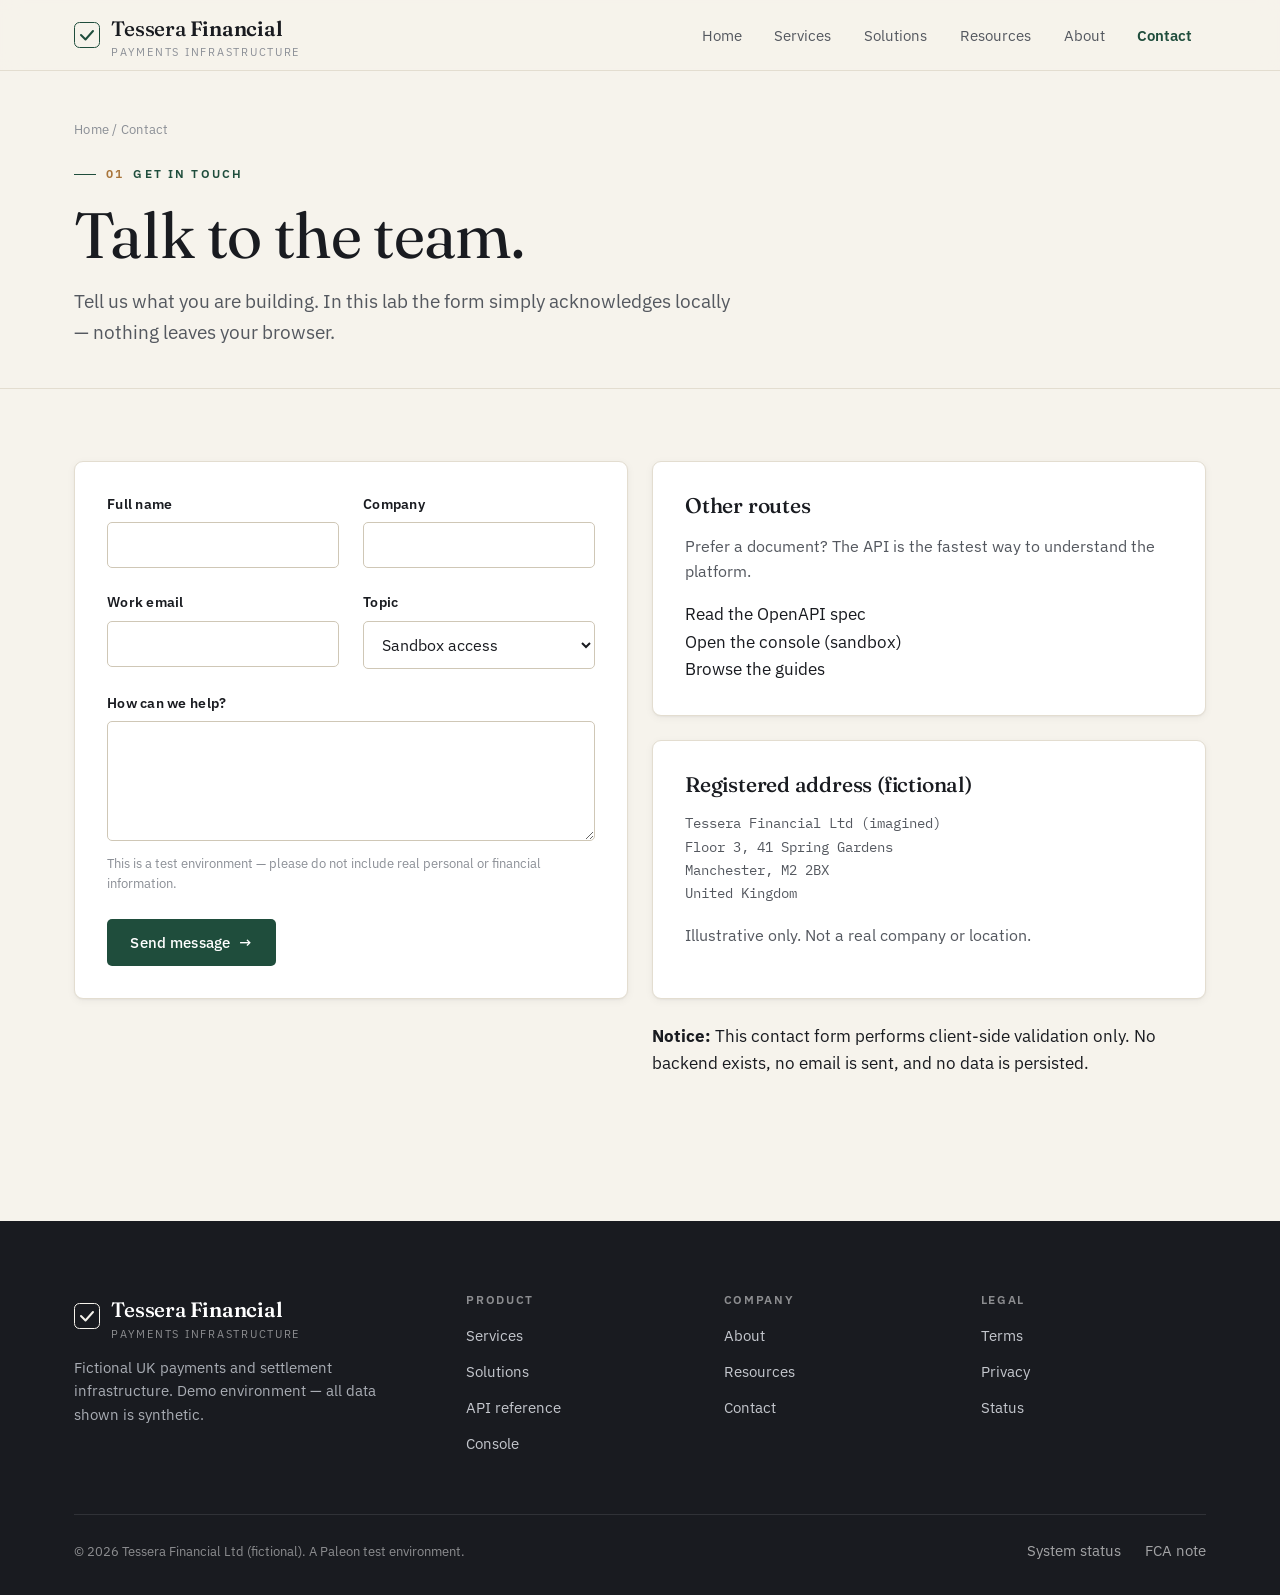
<file: contact/index.html>
<!DOCTYPE html>
<html lang="en-GB">
<head>
  <meta charset="UTF-8">
  <meta name="viewport" content="width=device-width, initial-scale=1.0">
  <title>Contact — Tessera Financial</title>
  <meta name="description" content="Contact the fictional Tessera Financial team. This form performs local validation only; no data is transmitted or stored.">
  <link rel="icon" href="/static/favicon.svg" type="image/svg+xml">
  <link rel="preconnect" href="https://fonts.googleapis.com">
  <link rel="preconnect" href="https://fonts.gstatic.com" crossorigin>
  <link href="https://fonts.googleapis.com/css2?family=Fraunces:ital,opsz,wght@0,9..144,400;0,9..144,500;0,9..144,600;1,9..144,400&family=IBM+Plex+Sans:wght@400;500;600&family=IBM+Plex+Mono:wght@400;500&display=swap" rel="stylesheet">
  <link rel="stylesheet" href="/css/main.css">
</head>
<body>
  <header class="site-header">
    <div class="container header-inner">
      <a href="/" class="brand" aria-label="Tessera Financial home">
        <span class="brand-mark" aria-hidden="true"><svg width="26" height="26" viewBox="0 0 26 26" fill="none"><rect x="0.5" y="0.5" width="25" height="25" rx="5" stroke="#1f4d3c" stroke-width="1"/><path d="M7 13L11.5 17.5L19 9" stroke="#1f4d3c" stroke-width="2" stroke-linecap="round" stroke-linejoin="round"/></svg></span>
        <span><span class="brand-name">Tessera<b> Financial</b></span><span class="brand-sub">Payments Infrastructure</span></span>
      </a>
      <nav class="main-nav" id="primaryNav" aria-label="Primary">
        <ul>
          <li><a href="/">Home</a></li>
          <li><a href="/services">Services</a></li>
          <li><a href="/solutions">Solutions</a></li>
          <li><a href="/resources">Resources</a></li>
          <li><a href="/about">About</a></li>
          <li><a href="/contact" class="active nav-cta">Contact</a></li>
        </ul>
      </nav>
      <button class="nav-toggle" id="navToggle" aria-label="Toggle menu" aria-expanded="false" aria-controls="primaryNav"><span></span></button>
    </div>
  </header>

  <main>
    <section class="page-intro">
      <div class="container">
        <p class="breadcrumb"><a href="/">Home</a> / Contact</p>
        <p class="eyebrow"><span class="num">01</span> Get in touch</p>
        <h1>Talk to the team.</h1>
        <p class="lede">Tell us what you are building. In this lab the form simply acknowledges locally — nothing leaves your browser.</p>
      </div>
    </section>

    <section class="section">
      <div class="container">
        <div class="grid-2">
          <div>
            <form id="contactForm" class="panel" novalidate>
              <div class="form-row">
                <div class="field">
                  <label for="name">Full name</label>
                  <input id="name" name="name" type="text" autocomplete="name" required aria-required="true">
                </div>
                <div class="field">
                  <label for="company">Company</label>
                  <input id="company" name="company" type="text" autocomplete="organization">
                </div>
              </div>
              <div class="form-row">
                <div class="field">
                  <label for="email">Work email</label>
                  <input id="email" name="email" type="email" autocomplete="email" required aria-required="true">
                </div>
                <div class="field">
                  <label for="topic">Topic</label>
                  <select id="topic" name="topic">
                    <option>Sandbox access</option>
                    <option>Pricing</option>
                    <option>Integration</option>
                    <option>Partnership</option>
                    <option>Other</option>
                  </select>
                </div>
              </div>
              <div class="field">
                <label for="message">How can we help?</label>
                <textarea id="message" name="message" required aria-required="true"></textarea>
                <p class="hint">This is a test environment — please do not include real personal or financial information.</p>
              </div>
              <button type="submit" class="btn btn-primary">Send message <span class="arrow" aria-hidden="true">→</span></button>
              <p class="form-success" id="formSuccess" role="status" aria-live="polite">Thanks — your message passed local validation. (Demo only: nothing was sent or stored.)</p>
            </form>
          </div>

          <div>
            <div class="panel mt-0">
              <h3>Other routes</h3>
              <p class="muted">Prefer a document? The API is the fastest way to understand the platform.</p>
              <ul class="checks">
                <li><a href="https://api.paleon-lab-fintech.co.uk/swagger.json">Read the OpenAPI spec</a></li>
                <li><a href="https://app.paleon-lab-fintech.co.uk">Open the console (sandbox)</a></li>
                <li><a href="/resources">Browse the guides</a></li>
              </ul>
            </div>
            <div class="panel mt-3">
              <h3>Registered address (fictional)</h3>
              <p class="muted" style="font-family:var(--mono);font-size:.86rem;line-height:1.7;">
                Tessera Financial Ltd (imagined)<br>
                Floor 3, 41 Spring Gardens<br>
                Manchester, M2 2BX<br>
                United Kingdom
              </p>
              <p class="note-fine">Illustrative only. Not a real company or location.</p>
            </div>
            <div class="old-note mt-3">
              <strong>Notice:</strong> This contact form performs client-side validation only. No backend exists, no email is sent, and no data is persisted.
            </div>
          </div>
        </div>
      </div>
    </section>
  </main>

  <footer class="site-footer">
    <div class="container">
      <div class="f-top">
        <div>
          <a href="/" class="brand" aria-label="Tessera Financial home">
            <span class="brand-mark" aria-hidden="true"><svg width="26" height="26" viewBox="0 0 26 26" fill="none"><rect x="0.5" y="0.5" width="25" height="25" rx="5" stroke="#f6f3ec" stroke-width="1"/><path d="M7 13L11.5 17.5L19 9" stroke="#f6f3ec" stroke-width="2" stroke-linecap="round" stroke-linejoin="round"/></svg></span>
            <span><span class="brand-name">Tessera<b> Financial</b></span><span class="brand-sub">Payments Infrastructure</span></span>
          </a>
          <p class="f-blurb">Fictional UK payments and settlement infrastructure. Demo environment — all data shown is synthetic.</p>
        </div>
        <div><h4>Product</h4><ul><li><a href="/services">Services</a></li><li><a href="/solutions">Solutions</a></li><li><a href="https://api.paleon-lab-fintech.co.uk/swagger.json">API reference</a></li><li><a href="https://app.paleon-lab-fintech.co.uk">Console</a></li></ul></div>
        <div><h4>Company</h4><ul><li><a href="/about">About</a></li><li><a href="/resources">Resources</a></li><li><a href="/contact">Contact</a></li></ul></div>
        <div><h4>Legal</h4><ul><li><a href="/resources#terms">Terms</a></li><li><a href="/resources#privacy">Privacy</a></li><li><a href="/resources#status">Status</a></li></ul></div>
      </div>
      <div class="f-bottom"><span>© <span id="year">2026</span> Tessera Financial Ltd (fictional). A Paleon test environment.</span><span class="legal"><a href="/resources#status">System status</a><a href="/about">FCA note</a></span></div>
    </div>
  </footer>
  <script src="/js/main.js"></script>
</body>
</html>
</file>
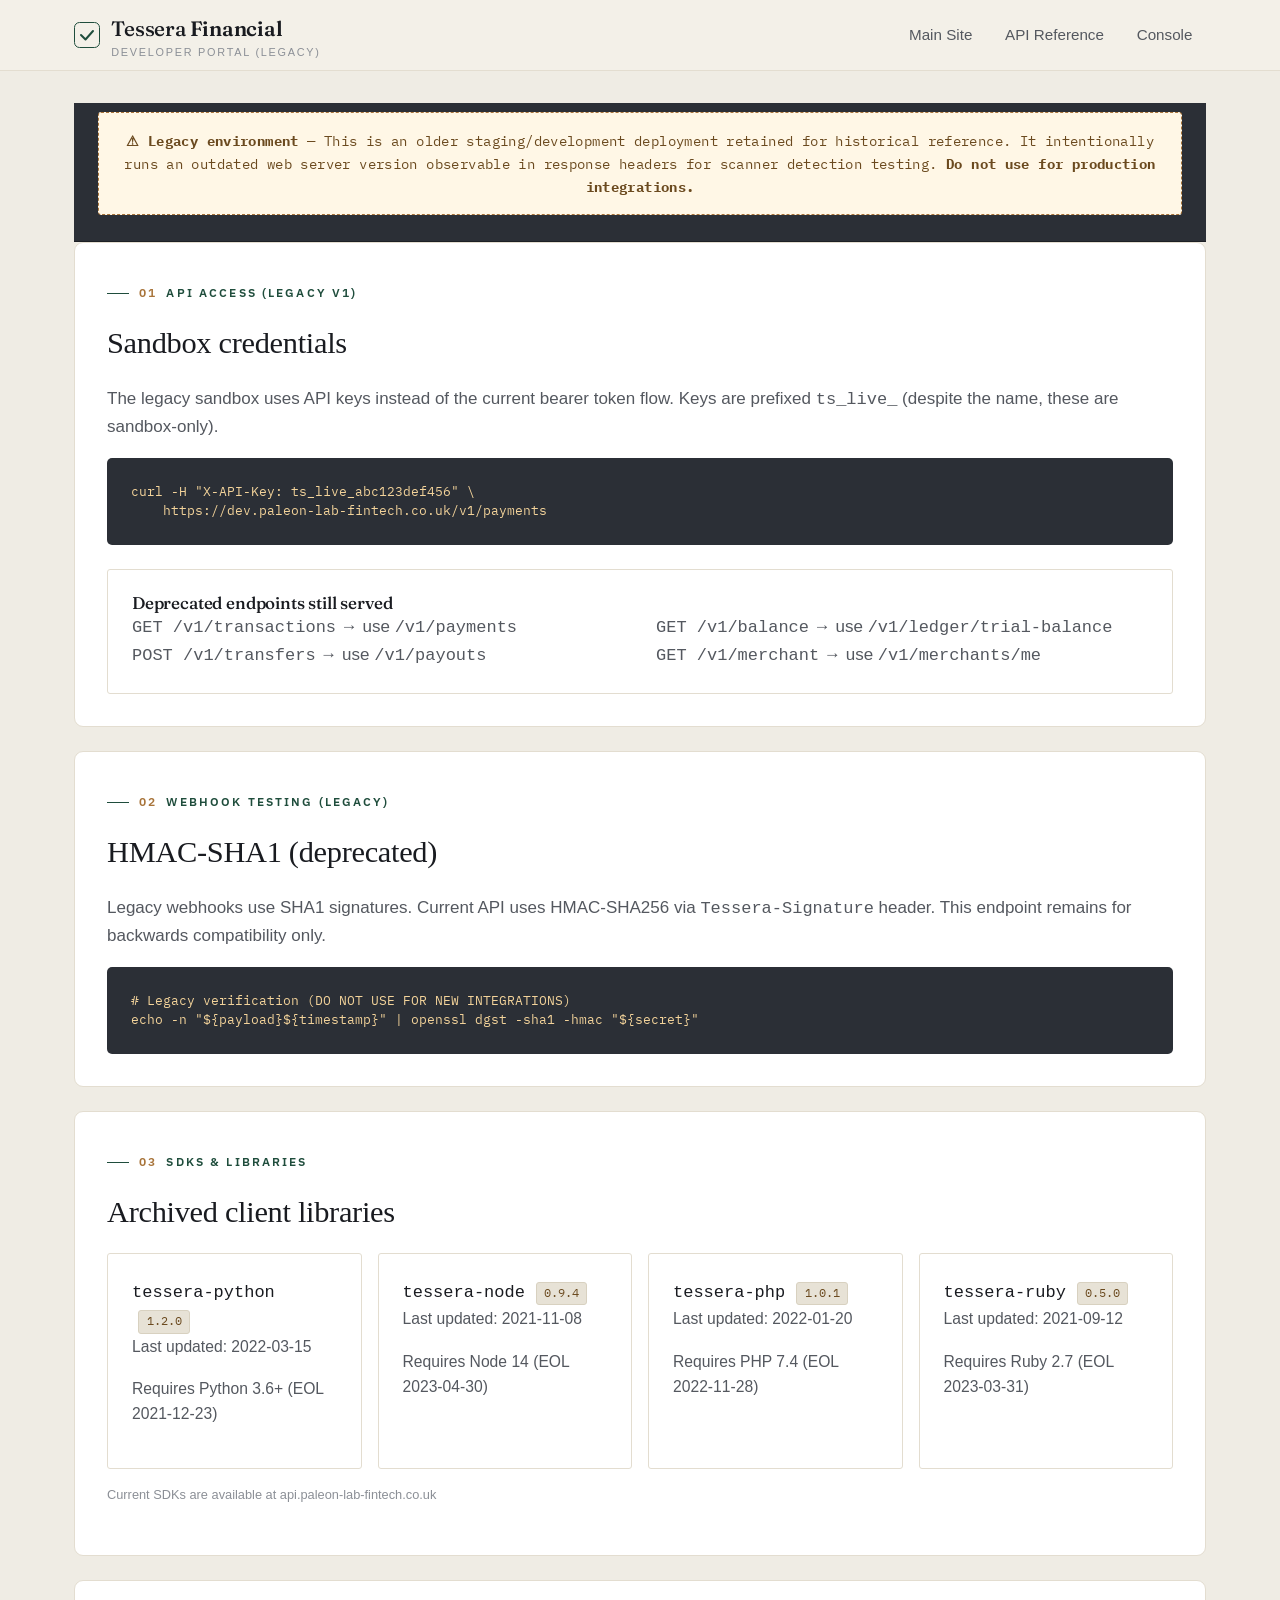
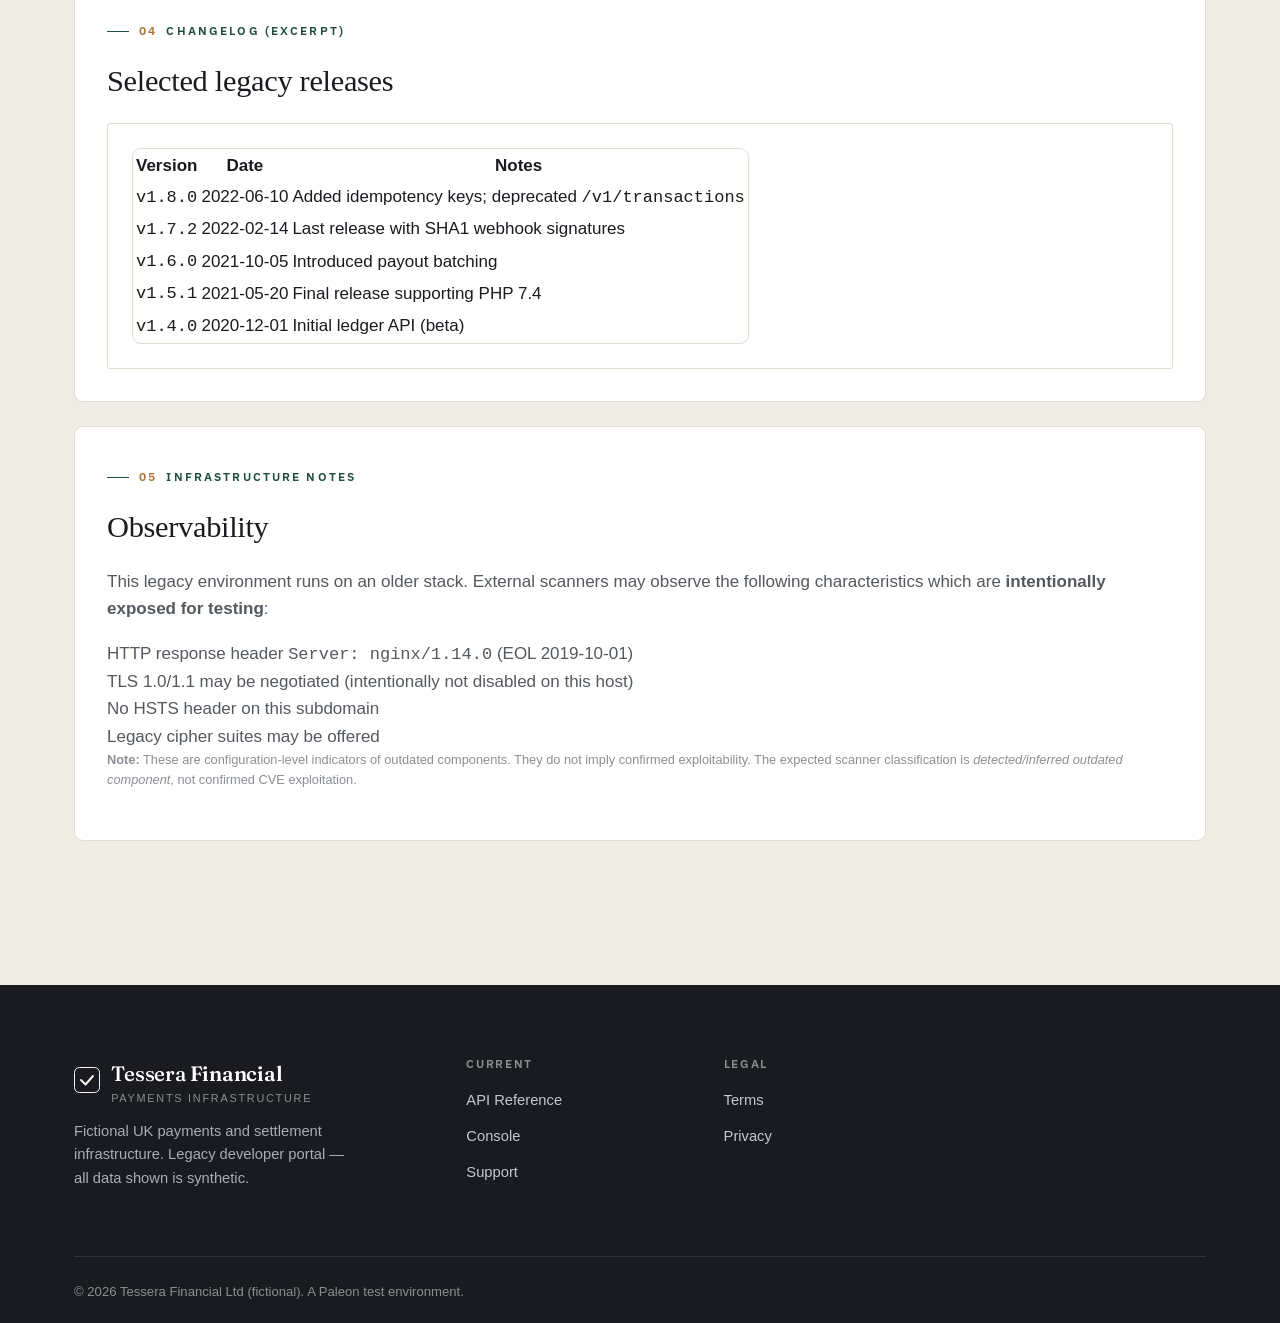
<file: dev/index.html>
<!DOCTYPE html>
<html lang="en-GB">
<head>
  <meta charset="UTF-8">
  <meta name="viewport" content="width=device-width, initial-scale=1.0">
  <title>Developer Portal — Tessera Financial (Legacy)</title>
  <meta name="description" content="Legacy developer portal for Tessera Financial. This is an older staging environment with intentionally exposed outdated component indicators for scanner testing.">
  <link rel="icon" href="/static/favicon.svg" type="image/svg+xml">
  <link rel="preconnect" href="https://fonts.googleapis.com">
  <link rel="preconnect" href="https://fonts.gstatic.com" crossorigin>
  <link href="https://fonts.googleapis.com/css2?family=Fraunces:ital,opsz,wght@0,9..144,400;0,9..144,500;0,9..144,600;1,9..144,400&family=IBM+Plex+Sans:wght@400;500;600&family=IBM+Plex+Mono:wght@400;500&display=swap" rel="stylesheet">
  <link rel="stylesheet" href="/css/main.css">
</head>
<body class="dev-mode">
  <header class="site-header">
    <div class="container header-inner">
      <a href="/" class="brand" aria-label="Tessera Financial home">
        <span class="brand-mark" aria-hidden="true"><svg width="26" height="26" viewBox="0 0 26 26" fill="none"><rect x="0.5" y="0.5" width="25" height="25" rx="5" stroke="#1f4d3c" stroke-width="1"/><path d="M7 13L11.5 17.5L19 9" stroke="#1f4d3c" stroke-width="2" stroke-linecap="round" stroke-linejoin="round"/></svg></span>
        <span><span class="brand-name">Tessera<b> Financial</b></span><span class="brand-sub">Developer Portal (Legacy)</span></span>
      </a>
      <nav class="main-nav" id="primaryNav" aria-label="Primary">
        <ul>
          <li><a href="/">Main Site</a></li>
          <li><a href="https://api.paleon-lab-fintech.co.uk">API Reference</a></li>
          <li><a href="https://app.paleon-lab-fintech.co.uk">Console</a></li>
        </ul>
      </nav>
      <button class="nav-toggle" id="navToggle" aria-label="Toggle menu" aria-expanded="false" aria-controls="primaryNav"><span></span></button>
    </div>
  </header>

  <main class="dev-shell">
    <div class="container">
      <section class="dev-banner" aria-labelledby="dev-notice">
        <p class="old-note" id="dev-notice"><strong>⚠ Legacy environment</strong> — This is an older staging/development deployment retained for historical reference. It intentionally runs an outdated web server version observable in response headers for scanner detection testing. <strong>Do not use for production integrations.</strong></p>
      </section>

      <section class="dev-block">
        <p class="eyebrow"><span class="num">01</span> API Access (Legacy v1)</p>
        <h2>Sandbox credentials</h2>
        <p class="muted">The legacy sandbox uses API keys instead of the current bearer token flow. Keys are prefixed <code>ts_live_</code> (despite the name, these are sandbox-only).</p>
        <pre>curl -H "X-API-Key: ts_live_abc123def456" \
    https://dev.paleon-lab-fintech.co.uk/v1/payments</pre>
        <div class="panel" style="margin-top:var(--s-3); padding:var(--s-3);">
          <h4>Deprecated endpoints still served</h4>
          <ul class="muted" style="columns:2; column-gap:var(--s-4);">
            <li><code>GET /v1/transactions</code> → use <code>/v1/payments</code></li>
            <li><code>POST /v1/transfers</code> → use <code>/v1/payouts</code></li>
            <li><code>GET /v1/balance</code> → use <code>/v1/ledger/trial-balance</code></li>
            <li><code>GET /v1/merchant</code> → use <code>/v1/merchants/me</code></li>
          </ul>
        </div>
      </section>

      <section class="dev-block">
        <p class="eyebrow"><span class="num">02</span> Webhook testing (Legacy)</p>
        <h2>HMAC-SHA1 (deprecated)</h2>
        <p class="muted">Legacy webhooks use SHA1 signatures. Current API uses HMAC-SHA256 via <code>Tessera-Signature</code> header. This endpoint remains for backwards compatibility only.</p>
        <pre># Legacy verification (DO NOT USE FOR NEW INTEGRATIONS)
echo -n "${payload}${timestamp}" | openssl dgst -sha1 -hmac "${secret}"</pre>
      </section>

      <section class="dev-block">
        <p class="eyebrow"><span class="num">03</span> SDKs & Libraries</p>
        <h2>Archived client libraries</h2>
        <div style="display:grid; grid-template-columns: repeat(auto-fit, minmax(220px, 1fr)); gap:var(--s-2);">
          <div class="panel" style="padding:var(--s-3);">
            <code>tessera-python</code> <span class="version-badge">1.2.0</span>
            <p class="muted note-fine mt-1">Last updated: 2022-03-15</p>
            <p class="muted note-fine">Requires Python 3.6+ (EOL 2021-12-23)</p>
          </div>
          <div class="panel" style="padding:var(--s-3);">
            <code>tessera-node</code> <span class="version-badge">0.9.4</span>
            <p class="muted note-fine mt-1">Last updated: 2021-11-08</p>
            <p class="muted note-fine">Requires Node 14 (EOL 2023-04-30)</p>
          </div>
          <div class="panel" style="padding:var(--s-3);">
            <code>tessera-php</code> <span class="version-badge">1.0.1</span>
            <p class="muted note-fine mt-1">Last updated: 2022-01-20</p>
            <p class="muted note-fine">Requires PHP 7.4 (EOL 2022-11-28)</p>
          </div>
          <div class="panel" style="padding:var(--s-3);">
            <code>tessera-ruby</code> <span class="version-badge">0.5.0</span>
            <p class="muted note-fine mt-1">Last updated: 2021-09-12</p>
            <p class="muted note-fine">Requires Ruby 2.7 (EOL 2023-03-31)</p>
          </div>
        </div>
        <p class="muted note-fine" style="margin-top:var(--s-2);">Current SDKs are available at <a href="https://api.paleon-lab-fintech.co.uk">api.paleon-lab-fintech.co.uk</a></p>
      </section>

      <section class="dev-block">
        <p class="eyebrow"><span class="num">04</span> Changelog (excerpt)</p>
        <h2>Selected legacy releases</h2>
        <div class="panel" style="padding:var(--s-3);">
          <table class="table-wrap">
            <thead>
              <tr><th>Version</th><th>Date</th><th>Notes</th></tr>
            </thead>
            <tbody>
              <tr><td><code>v1.8.0</code></td><td>2022-06-10</td><td>Added idempotency keys; deprecated <code>/v1/transactions</code></td></tr>
              <tr><td><code>v1.7.2</code></td><td>2022-02-14</td><td>Last release with SHA1 webhook signatures</td></tr>
              <tr><td><code>v1.6.0</code></td><td>2021-10-05</td><td>Introduced payout batching</td></tr>
              <tr><td><code>v1.5.1</code></td><td>2021-05-20</td><td>Final release supporting PHP 7.4</td></tr>
              <tr><td><code>v1.4.0</code></td><td>2020-12-01</td><td>Initial ledger API (beta)</td></tr>
            </tbody>
          </table>
        </div>
      </section>

      <section class="dev-block">
        <p class="eyebrow"><span class="num">05</span> Infrastructure notes</p>
        <h2>Observability</h2>
        <p class="muted">This legacy environment runs on an older stack. External scanners may observe the following characteristics which are <strong>intentionally exposed for testing</strong>:</p>
        <ul class="muted">
          <li>HTTP response header <code>Server: nginx/1.14.0</code> (EOL 2019-10-01)</li>
          <li>TLS 1.0/1.1 may be negotiated (intentionally not disabled on this host)</li>
          <li>No HSTS header on this subdomain</li>
          <li>Legacy cipher suites may be offered</li>
        </ul>
        <p class="muted note-fine"><strong>Note:</strong> These are configuration-level indicators of outdated components. They do not imply confirmed exploitability. The expected scanner classification is <em>detected/inferred outdated component</em>, not confirmed CVE exploitation.</p>
      </section>
    </div>
  </main>

  <footer class="site-footer">
    <div class="container">
      <div class="f-top">
        <div>
          <a href="/" class="brand" aria-label="Tessera Financial home">
            <span class="brand-mark" aria-hidden="true"><svg width="26" height="26" viewBox="0 0 26 26" fill="none"><rect x="0.5" y="0.5" width="25" height="25" rx="5" stroke="#f6f3ec" stroke-width="1"/><path d="M7 13L11.5 17.5L19 9" stroke="#f6f3ec" stroke-width="2" stroke-linecap="round" stroke-linejoin="round"/></svg></span>
            <span><span class="brand-name">Tessera<b> Financial</b></span><span class="brand-sub">Payments Infrastructure</span></span>
          </a>
          <p class="f-blurb">Fictional UK payments and settlement infrastructure. Legacy developer portal — all data shown is synthetic.</p>
        </div>
        <div><h4>Current</h4><ul><li><a href="https://api.paleon-lab-fintech.co.uk">API Reference</a></li><li><a href="https://app.paleon-lab-fintech.co.uk">Console</a></li><li><a href="/contact">Support</a></li></ul></div>
        <div><h4>Legal</h4><ul><li><a href="/resources#terms">Terms</a></li><li><a href="/resources#privacy">Privacy</a></li></ul></div>
      </div>
      <div class="f-bottom"><span>© <span id="year">2026</span> Tessera Financial Ltd (fictional). A Paleon test environment.</span></div>
    </div>
  </footer>
  <script src="/js/main.js"></script>
</body>
</html>
</file>
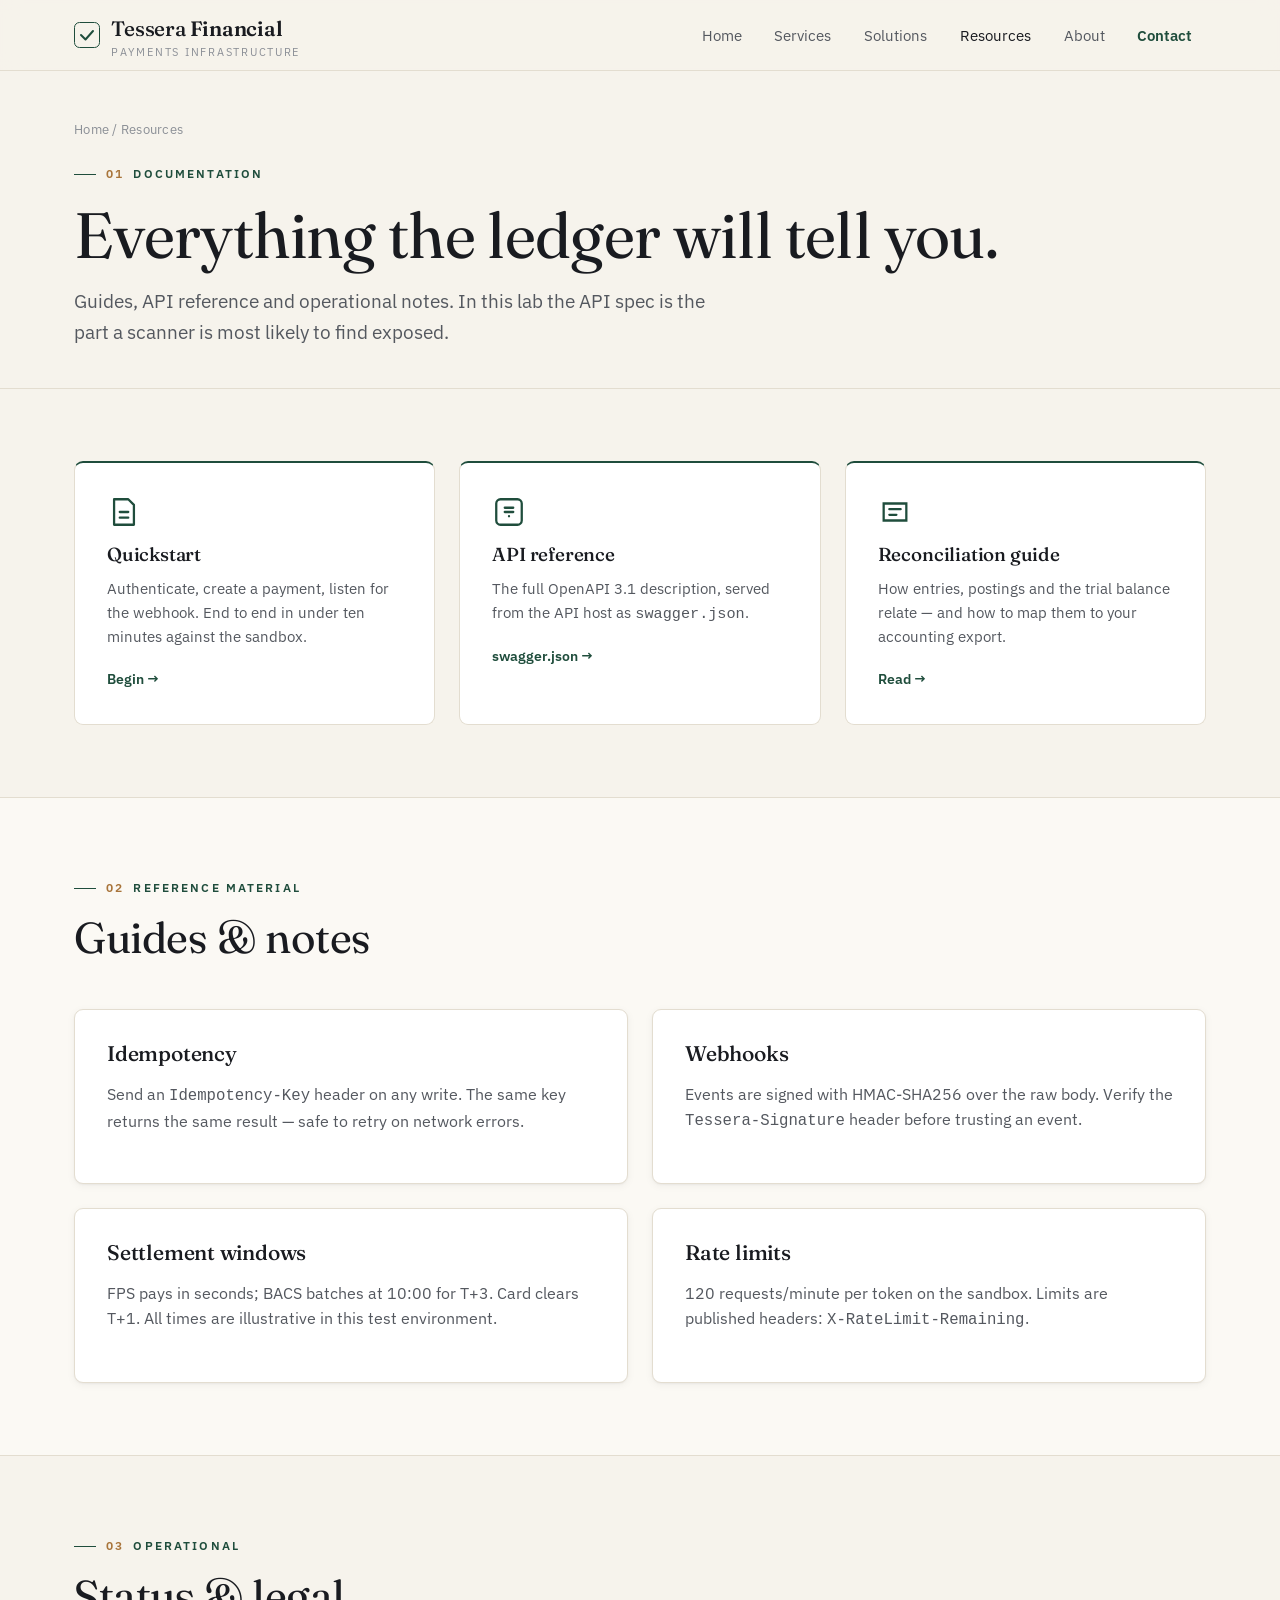
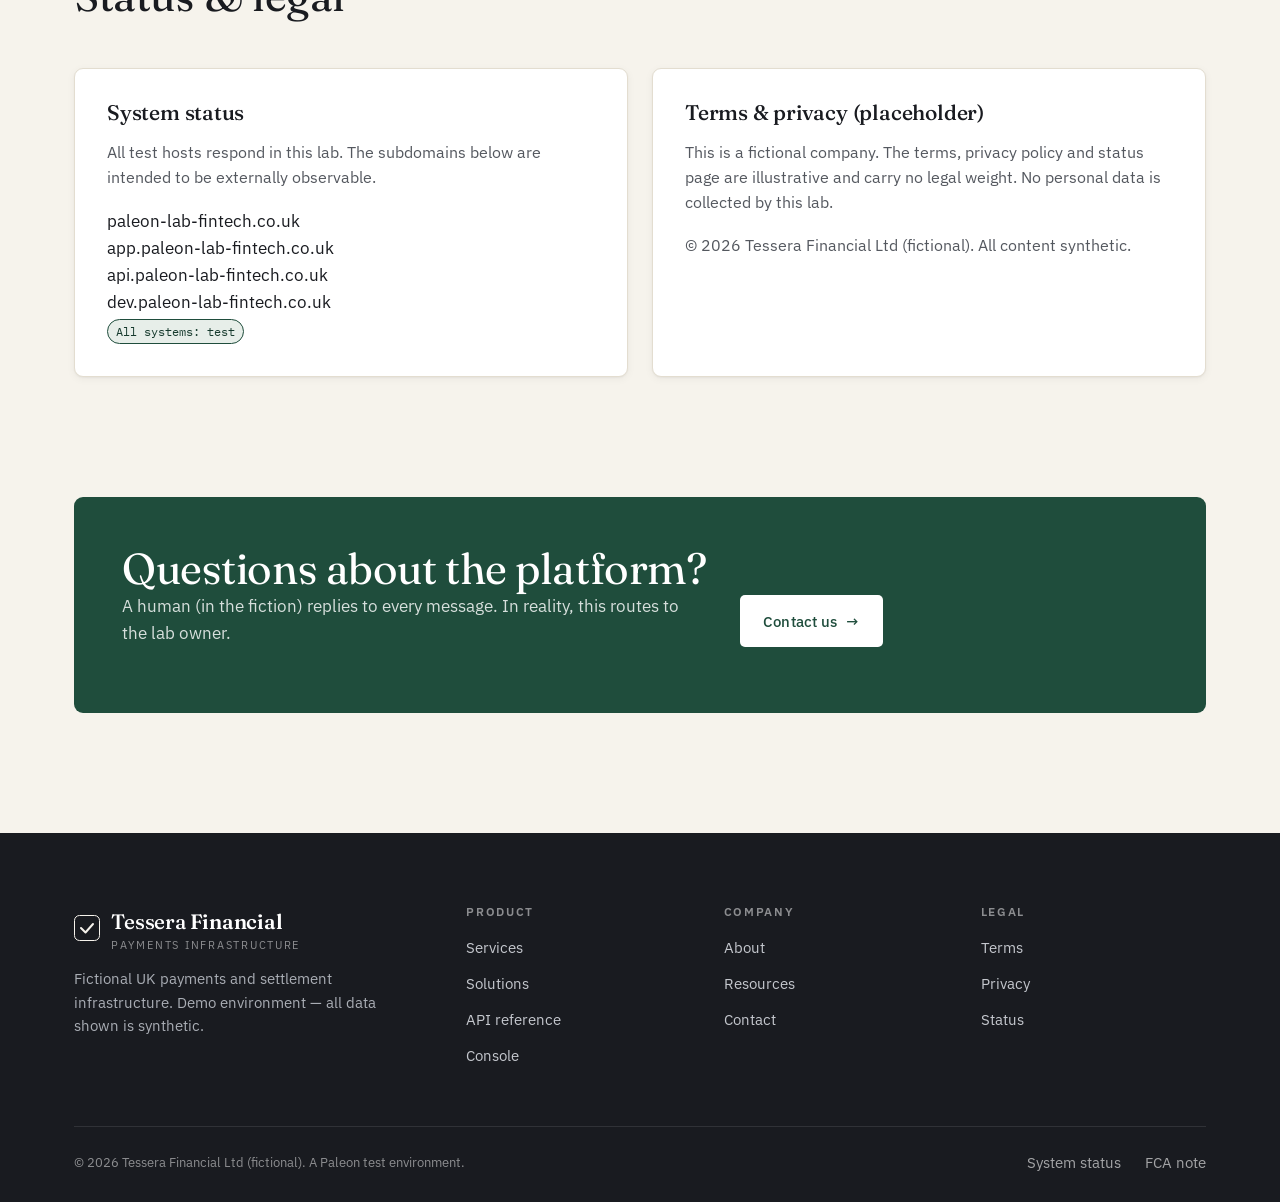
<file: resources/index.html>
<!DOCTYPE html>
<html lang="en-GB">
<head>
  <meta charset="UTF-8">
  <meta name="viewport" content="width=device-width, initial-scale=1.0">
  <title>Resources — Tessera Financial</title>
  <meta name="description" content="Guides, API reference and status for the fictional Tessera Financial platform. Documentation landing page for the Paleon scanner test lab.">
  <link rel="icon" href="/static/favicon.svg" type="image/svg+xml">
  <link rel="preconnect" href="https://fonts.googleapis.com">
  <link rel="preconnect" href="https://fonts.gstatic.com" crossorigin>
  <link href="https://fonts.googleapis.com/css2?family=Fraunces:ital,opsz,wght@0,9..144,400;0,9..144,500;0,9..144,600;1,9..144,400&family=IBM+Plex+Sans:wght@400;500;600&family=IBM+Plex+Mono:wght@400;500&display=swap" rel="stylesheet">
  <link rel="stylesheet" href="/css/main.css">
</head>
<body>
  <header class="site-header">
    <div class="container header-inner">
      <a href="/" class="brand" aria-label="Tessera Financial home">
        <span class="brand-mark" aria-hidden="true"><svg width="26" height="26" viewBox="0 0 26 26" fill="none"><rect x="0.5" y="0.5" width="25" height="25" rx="5" stroke="#1f4d3c" stroke-width="1"/><path d="M7 13L11.5 17.5L19 9" stroke="#1f4d3c" stroke-width="2" stroke-linecap="round" stroke-linejoin="round"/></svg></span>
        <span><span class="brand-name">Tessera<b> Financial</b></span><span class="brand-sub">Payments Infrastructure</span></span>
      </a>
      <nav class="main-nav" id="primaryNav" aria-label="Primary">
        <ul>
          <li><a href="/">Home</a></li>
          <li><a href="/services">Services</a></li>
          <li><a href="/solutions">Solutions</a></li>
          <li><a href="/resources" class="active">Resources</a></li>
          <li><a href="/about">About</a></li>
          <li><a href="/contact" class="nav-cta">Contact</a></li>
        </ul>
      </nav>
      <button class="nav-toggle" id="navToggle" aria-label="Toggle menu" aria-expanded="false" aria-controls="primaryNav"><span></span></button>
    </div>
  </header>

  <main>
    <section class="page-intro">
      <div class="container">
        <p class="breadcrumb"><a href="/">Home</a> / Resources</p>
        <p class="eyebrow"><span class="num">01</span> Documentation</p>
        <h1>Everything the ledger will tell you.</h1>
        <p class="lede">Guides, API reference and operational notes. In this lab the API spec is the part a scanner is most likely to find exposed.</p>
      </div>
    </section>

    <section class="section">
      <div class="container">
        <div class="grid-3">
          <div class="card">
            <svg class="c-ico" viewBox="0 0 24 24" fill="none"><path d="M9 3h6l4 4v14H5V3h4z" stroke="currentColor" stroke-width="1.6" stroke-linejoin="round"/><path d="M9 12h6M9 16h6" stroke="currentColor" stroke-width="1.6" stroke-linecap="round"/></svg>
            <h3>Quickstart</h3>
            <p>Authenticate, create a payment, listen for the webhook. End to end in under ten minutes against the sandbox.</p>
            <a href="#status" class="c-link">Begin <span aria-hidden="true">→</span></a>
          </div>
          <div class="card">
            <svg class="c-ico" viewBox="0 0 24 24" fill="none"><rect x="3" y="3" width="18" height="18" rx="3" stroke="currentColor" stroke-width="1.6"/><path d="M9 9h6M12 15h.01" stroke="currentColor" stroke-width="1.6" stroke-linecap="round"/><path d="M9 12h6" stroke="currentColor" stroke-width="1.6" stroke-linecap="round"/></svg>
            <h3>API reference</h3>
            <p>The full OpenAPI 3.1 description, served from the API host as <code>swagger.json</code>.</p>
            <a href="https://api.paleon-lab-fintech.co.uk/swagger.json" class="c-link">swagger.json <span aria-hidden="true">→</span></a>
          </div>
          <div class="card">
            <svg class="c-ico" viewBox="0 0 24 24" fill="none"><path d="M4 6h16v12H4z" stroke="currentColor" stroke-width="1.6"/><path d="M8 10h8M8 14h5" stroke="currentColor" stroke-width="1.6" stroke-linecap="round"/></svg>
            <h3>Reconciliation guide</h3>
            <p>How entries, postings and the trial balance relate — and how to map them to your accounting export.</p>
            <a href="#terms" class="c-link">Read <span aria-hidden="true">→</span></a>
          </div>
        </div>
      </div>
    </section>

    <section class="section" style="background:var(--paper-raised);border-top:1px solid var(--line);border-bottom:1px solid var(--line);">
      <div class="container">
        <div class="sec-head">
          <p class="eyebrow"><span class="num">02</span> Reference material</p>
          <h2>Guides &amp; notes</h2>
        </div>
        <div class="grid-2">
          <div class="panel">
            <h3>Idempotency</h3>
            <p>Send an <code>Idempotency-Key</code> header on any write. The same key returns the same result — safe to retry on network errors.</p>
          </div>
          <div class="panel">
            <h3>Webhooks</h3>
            <p>Events are signed with HMAC-SHA256 over the raw body. Verify the <code>Tessera-Signature</code> header before trusting an event.</p>
          </div>
          <div class="panel">
            <h3>Settlement windows</h3>
            <p>FPS pays in seconds; BACS batches at 10:00 for T+3. Card clears T+1. All times are illustrative in this test environment.</p>
          </div>
          <div class="panel">
            <h3>Rate limits</h3>
            <p>120 requests/minute per token on the sandbox. Limits are published headers: <code>X-RateLimit-Remaining</code>.</p>
          </div>
        </div>
      </div>
    </section>

    <section class="section" id="status">
      <div class="container">
        <div class="sec-head">
          <p class="eyebrow"><span class="num">03</span> Operational</p>
          <h2>Status &amp; legal</h2>
        </div>
        <div class="grid-2" id="terms">
          <div class="panel">
            <h3>System status</h3>
            <p>All test hosts respond in this lab. The subdomains below are intended to be externally observable.</p>
            <ul class="checks">
              <li><a href="https://paleon-lab-fintech.co.uk">paleon-lab-fintech.co.uk</a></li>
              <li><a href="https://app.paleon-lab-fintech.co.uk">app.paleon-lab-fintech.co.uk</a></li>
              <li><a href="https://api.paleon-lab-fintech.co.uk/swagger.json">api.paleon-lab-fintech.co.uk</a></li>
              <li><a href="https://dev.paleon-lab-fintech.co.uk">dev.paleon-lab-fintech.co.uk</a></li>
            </ul>
            <span class="badge ok">All systems: test</span>
          </div>
          <div class="panel" id="privacy">
            <h3>Terms &amp; privacy (placeholder)</h3>
            <p>This is a fictional company. The terms, privacy policy and status page are illustrative and carry no legal weight. No personal data is collected by this lab.</p>
            <p class="note-fine">© <span id="year">2026</span> Tessera Financial Ltd (fictional). All content synthetic.</p>
          </div>
        </div>
      </div>
    </section>

    <section class="section-tight">
      <div class="container">
        <div class="cta-band">
          <div>
            <h2>Questions about the platform?</h2>
            <p>A human (in the fiction) replies to every message. In reality, this routes to the lab owner.</p>
          </div>
          <div class="hero-actions">
            <a href="/contact" class="btn btn-primary">Contact us <span class="arrow" aria-hidden="true">→</span></a>
          </div>
        </div>
      </div>
    </section>
  </main>

  <footer class="site-footer">
    <div class="container">
      <div class="f-top">
        <div>
          <a href="/" class="brand" aria-label="Tessera Financial home">
            <span class="brand-mark" aria-hidden="true"><svg width="26" height="26" viewBox="0 0 26 26" fill="none"><rect x="0.5" y="0.5" width="25" height="25" rx="5" stroke="#f6f3ec" stroke-width="1"/><path d="M7 13L11.5 17.5L19 9" stroke="#f6f3ec" stroke-width="2" stroke-linecap="round" stroke-linejoin="round"/></svg></span>
            <span><span class="brand-name">Tessera<b> Financial</b></span><span class="brand-sub">Payments Infrastructure</span></span>
          </a>
          <p class="f-blurb">Fictional UK payments and settlement infrastructure. Demo environment — all data shown is synthetic.</p>
        </div>
        <div><h4>Product</h4><ul><li><a href="/services">Services</a></li><li><a href="/solutions">Solutions</a></li><li><a href="https://api.paleon-lab-fintech.co.uk/swagger.json">API reference</a></li><li><a href="https://app.paleon-lab-fintech.co.uk">Console</a></li></ul></div>
        <div><h4>Company</h4><ul><li><a href="/about">About</a></li><li><a href="/resources">Resources</a></li><li><a href="/contact">Contact</a></li></ul></div>
        <div><h4>Legal</h4><ul><li><a href="/resources#terms">Terms</a></li><li><a href="/resources#privacy">Privacy</a></li><li><a href="/resources#status">Status</a></li></ul></div>
      </div>
      <div class="f-bottom"><span>© <span id="year">2026</span> Tessera Financial Ltd (fictional). A Paleon test environment.</span><span class="legal"><a href="/resources#status">System status</a><a href="/about">FCA note</a></span></div>
    </div>
  </footer>
  <script src="/js/main.js"></script>
</body>
</html>
</file>
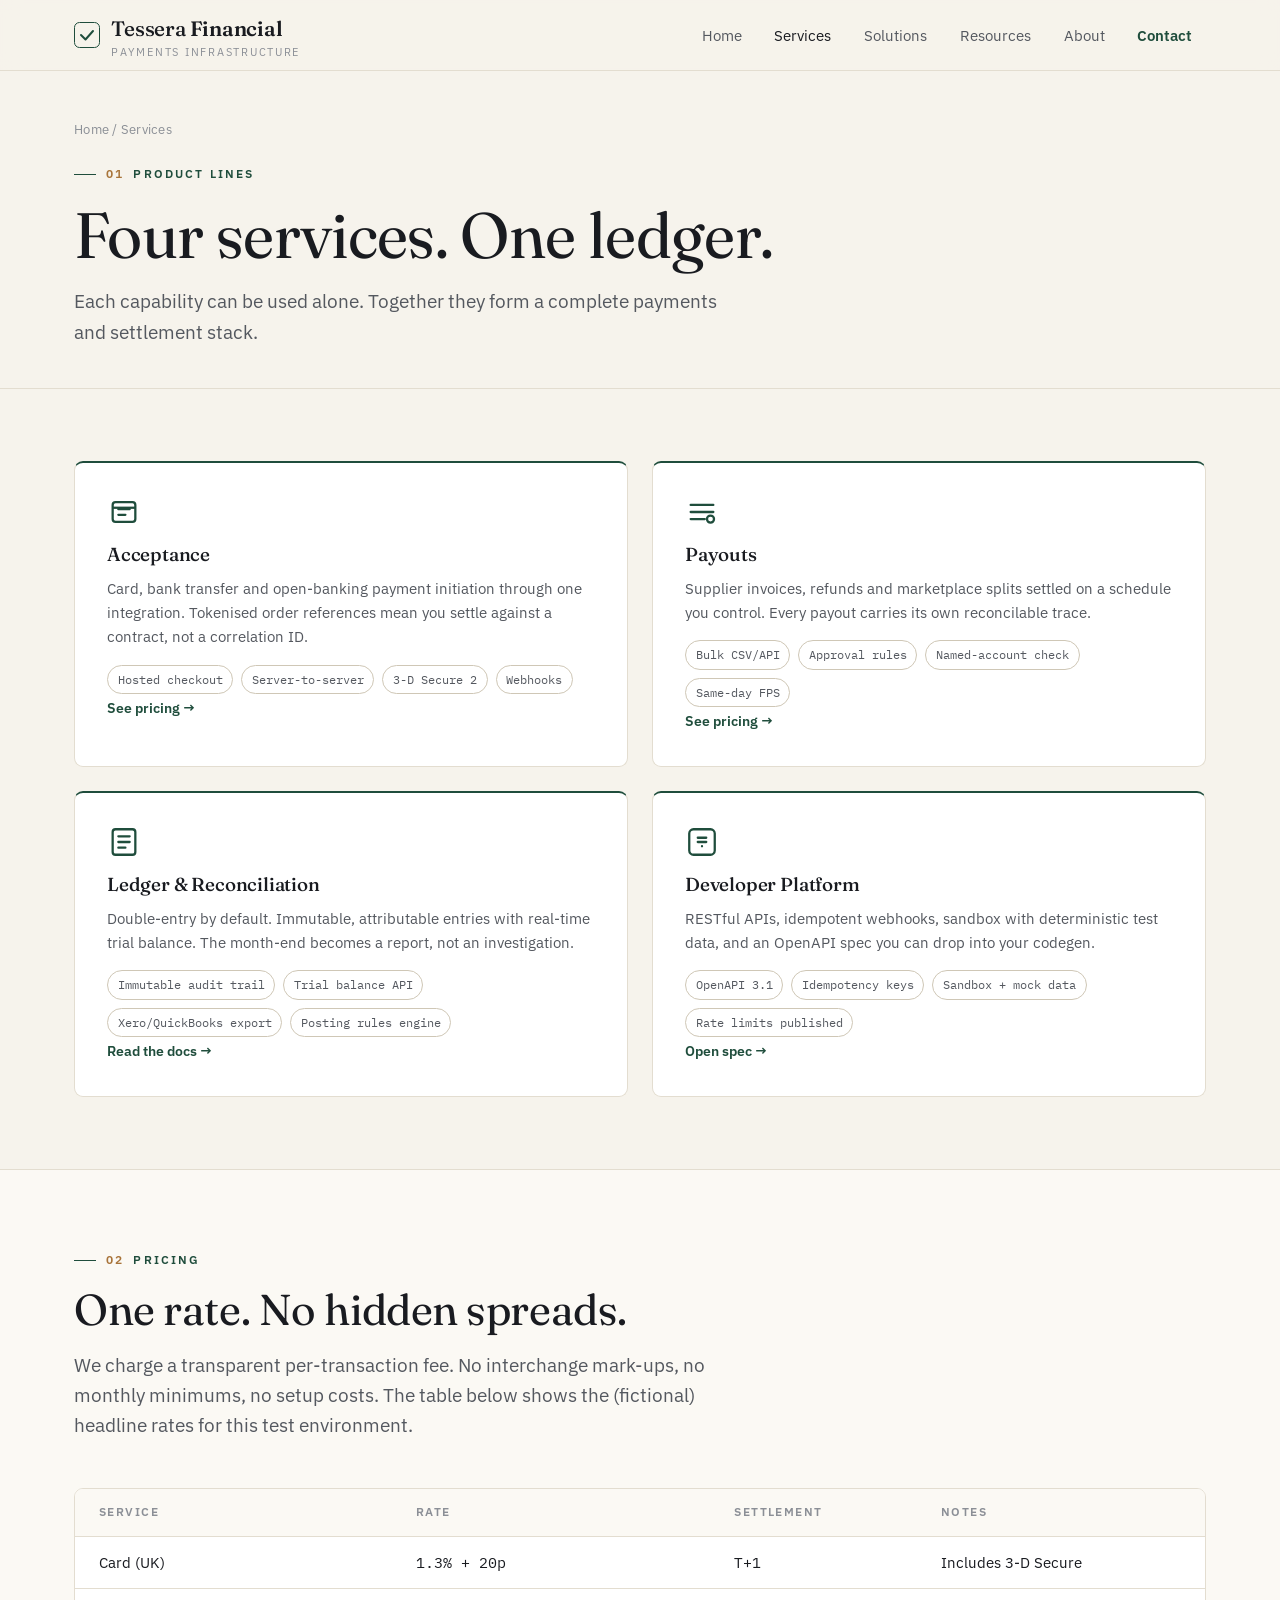
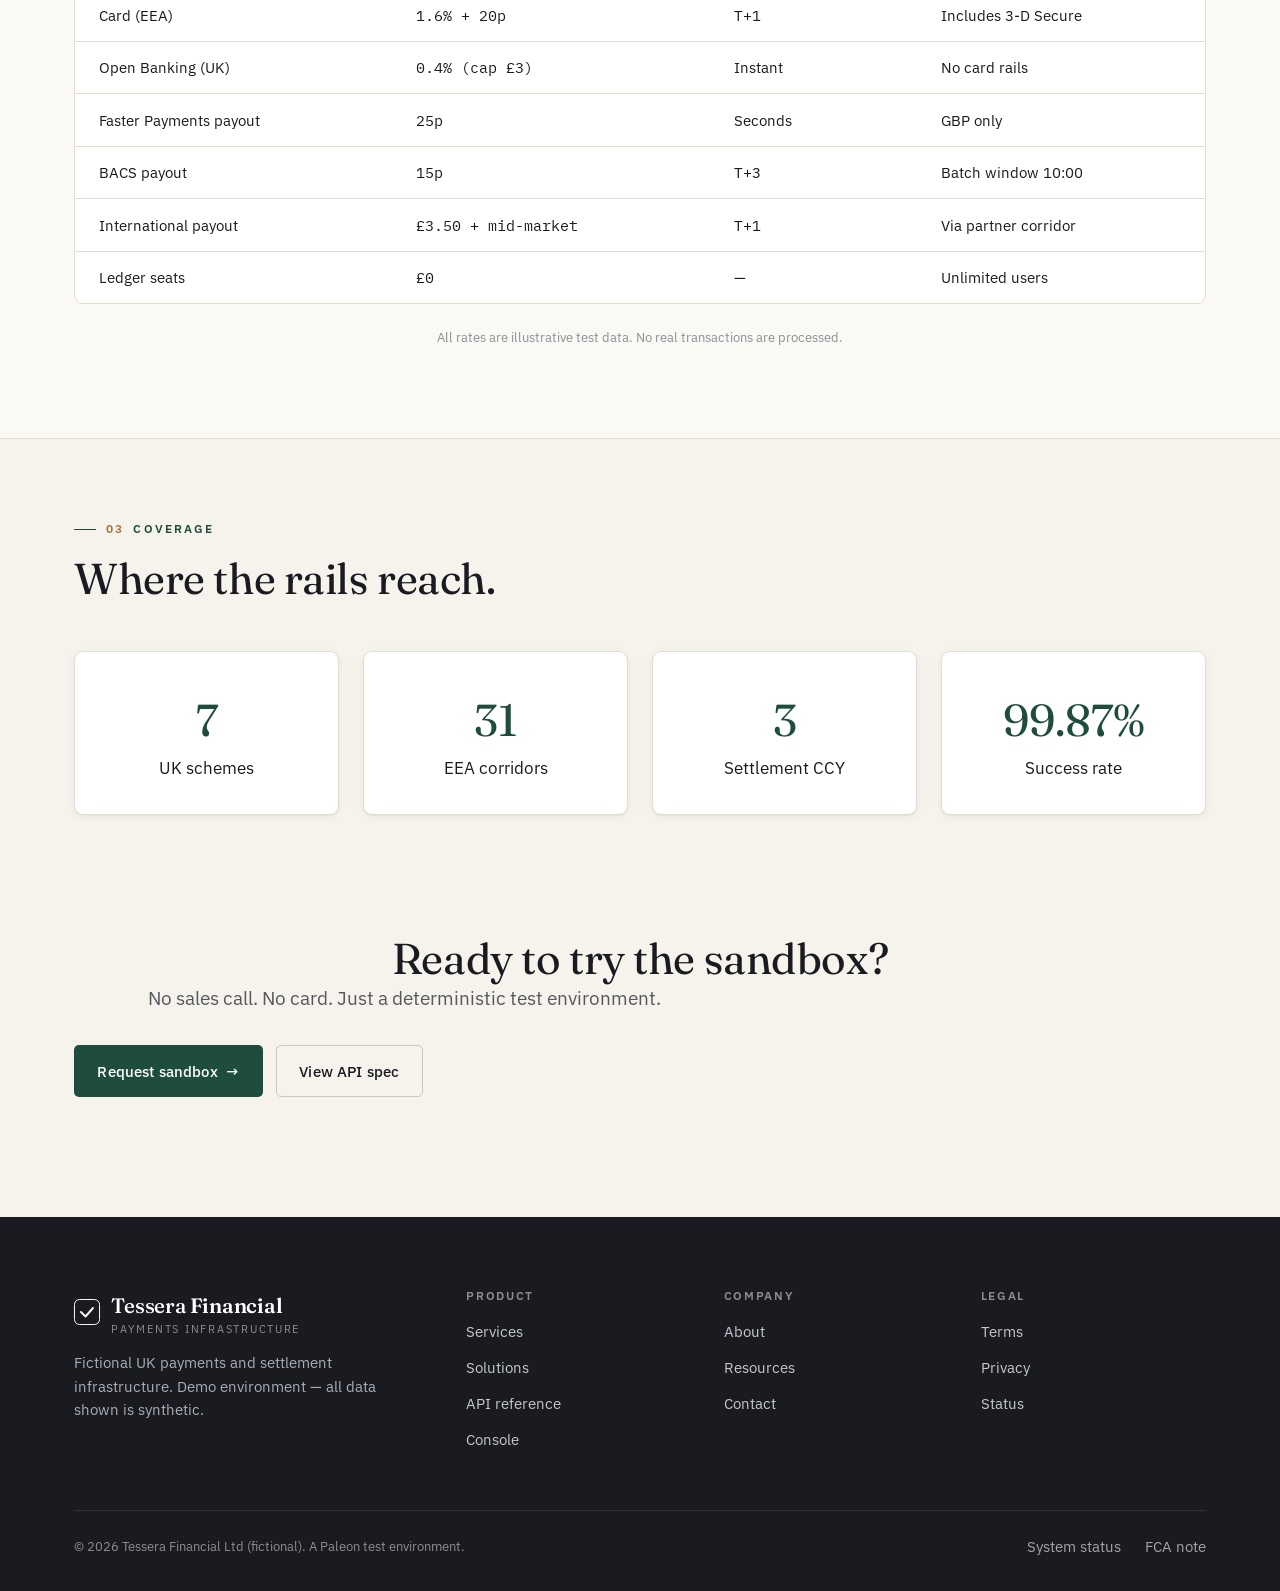
<file: services/index.html>
<!DOCTYPE html>
<html lang="en-GB">
<head>
  <meta charset="UTF-8">
  <meta name="viewport" content="width=device-width, initial-scale=1.0">
  <title>Services — Tessera Financial</title>
  <meta name="description" content="Tessera Financial services: payment acceptance, payouts, ledger & reconciliation, and developer platform. Fictional UK fintech for Paleon scanner test lab.">
  <link rel="icon" href="/static/favicon.svg" type="image/svg+xml">
  <link rel="preconnect" href="https://fonts.googleapis.com">
  <link rel="preconnect" href="https://fonts.gstatic.com" crossorigin>
  <link href="https://fonts.googleapis.com/css2?family=Fraunces:ital,opsz,wght@0,9..144,400;0,9..144,500;0,9..144,600;1,9..144,400&family=IBM+Plex+Sans:wght@400;500;600&family=IBM+Plex+Mono:wght@400;500&display=swap" rel="stylesheet">
  <link rel="stylesheet" href="/css/main.css">
</head>
<body>
  <header class="site-header">
    <div class="container header-inner">
      <a href="/" class="brand" aria-label="Tessera Financial home">
        <span class="brand-mark" aria-hidden="true"><svg width="26" height="26" viewBox="0 0 26 26" fill="none"><rect x="0.5" y="0.5" width="25" height="25" rx="5" stroke="#1f4d3c" stroke-width="1"/><path d="M7 13L11.5 17.5L19 9" stroke="#1f4d3c" stroke-width="2" stroke-linecap="round" stroke-linejoin="round"/></svg></span>
        <span><span class="brand-name">Tessera<b> Financial</b></span><span class="brand-sub">Payments Infrastructure</span></span>
      </a>
      <nav class="main-nav" id="primaryNav" aria-label="Primary">
        <ul>
          <li><a href="/">Home</a></li>
          <li><a href="/services" class="active">Services</a></li>
          <li><a href="/solutions">Solutions</a></li>
          <li><a href="/resources">Resources</a></li>
          <li><a href="/about">About</a></li>
          <li><a href="/contact" class="nav-cta">Contact</a></li>
        </ul>
      </nav>
      <button class="nav-toggle" id="navToggle" aria-label="Toggle menu" aria-expanded="false" aria-controls="primaryNav"><span></span></button>
    </div>
  </header>

  <main>
    <section class="page-intro">
      <div class="container">
        <p class="breadcrumb"><a href="/">Home</a> / Services</p>
        <p class="eyebrow"><span class="num">01</span> Product lines</p>
        <h1>Four services. One ledger.</h1>
        <p class="lede">Each capability can be used alone. Together they form a complete payments and settlement stack.</p>
      </div>
    </section>

    <section class="section">
      <div class="container">
        <div class="grid-2">
          <div class="card">
            <svg class="c-ico" viewBox="0 0 24 24" fill="none"><rect x="4" y="5" width="16" height="14" rx="2" stroke="currentColor" stroke-width="1.6"/><path d="M8 10h8M8 14h5" stroke="currentColor" stroke-width="1.6" stroke-linecap="round"/><path d="M4 9h16" stroke="currentColor" stroke-width="1.6"/></svg>
            <h3>Acceptance</h3>
            <p>Card, bank transfer and open-banking payment initiation through one integration. Tokenised order references mean you settle against a contract, not a correlation ID.</p>
            <ul class="tag-list">
              <li class="tag-pill">Hosted checkout</li>
              <li class="tag-pill">Server-to-server</li>
              <li class="tag-pill">3-D Secure 2</li>
              <li class="tag-pill">Webhooks</li>
            </ul>
            <a href="#pricing" class="c-link">See pricing <span aria-hidden="true">→</span></a>
          </div>
          <div class="card">
            <svg class="c-ico" viewBox="0 0 24 24" fill="none"><path d="M4 7h16M4 12h16M4 17h10" stroke="currentColor" stroke-width="1.6" stroke-linecap="round"/><circle cx="18" cy="17" r="2.5" stroke="currentColor" stroke-width="1.6"/></svg>
            <h3>Payouts</h3>
            <p>Supplier invoices, refunds and marketplace splits settled on a schedule you control. Every payout carries its own reconcilable trace.</p>
            <ul class="tag-list">
              <li class="tag-pill">Bulk CSV/API</li>
              <li class="tag-pill">Approval rules</li>
              <li class="tag-pill">Named-account check</li>
              <li class="tag-pill">Same-day FPS</li>
            </ul>
            <a href="#pricing" class="c-link">See pricing <span aria-hidden="true">→</span></a>
          </div>
          <div class="card">
            <svg class="c-ico" viewBox="0 0 24 24" fill="none"><rect x="4" y="3" width="16" height="18" rx="2" stroke="currentColor" stroke-width="1.6"/><path d="M8 8h8M8 12h8M8 16h5" stroke="currentColor" stroke-width="1.6" stroke-linecap="round"/></svg>
            <h3>Ledger & Reconciliation</h3>
            <p>Double-entry by default. Immutable, attributable entries with real-time trial balance. The month-end becomes a report, not an investigation.</p>
            <ul class="tag-list">
              <li class="tag-pill">Immutable audit trail</li>
              <li class="tag-pill">Trial balance API</li>
              <li class="tag-pill">Xero/QuickBooks export</li>
              <li class="tag-pill">Posting rules engine</li>
            </ul>
            <a href="/resources" class="c-link">Read the docs <span aria-hidden="true">→</span></a>
          </div>
          <div class="card">
            <svg class="c-ico" viewBox="0 0 24 24" fill="none"><rect x="3" y="3" width="18" height="18" rx="3" stroke="currentColor" stroke-width="1.6"/><path d="M9 9h6M12 15h.01" stroke="currentColor" stroke-width="1.6" stroke-linecap="round"/><path d="M9 12h6" stroke="currentColor" stroke-width="1.6" stroke-linecap="round"/></svg>
            <h3>Developer Platform</h3>
            <p>RESTful APIs, idempotent webhooks, sandbox with deterministic test data, and an OpenAPI spec you can drop into your codegen.</p>
            <ul class="tag-list">
              <li class="tag-pill">OpenAPI 3.1</li>
              <li class="tag-pill">Idempotency keys</li>
              <li class="tag-pill">Sandbox + mock data</li>
              <li class="tag-pill">Rate limits published</li>
            </ul>
            <a href="https://api.paleon-lab-fintech.co.uk/swagger.json" class="c-link">Open spec <span aria-hidden="true">→</span></a>
          </div>
        </div>
      </div>
    </section>

    <section class="section" style="background:var(--paper-raised);border-top:1px solid var(--line);border-bottom:1px solid var(--line);" id="pricing">
      <div class="container">
        <div class="sec-head">
          <p class="eyebrow"><span class="num">02</span> Pricing</p>
          <h2>One rate. No hidden spreads.</h2>
          <p class="lede">We charge a transparent per-transaction fee. No interchange mark-ups, no monthly minimums, no setup costs. The table below shows the (fictional) headline rates for this test environment.</p>
        </div>
        <div class="table-wrap">
          <table class="data" aria-label="Fictional pricing for test environment">
            <thead>
              <tr>
                <th>Service</th>
                <th>Rate</th>
                <th>Settlement</th>
                <th>Notes</th>
              </tr>
            </thead>
            <tbody>
              <tr><td>Card (UK)</td><td class="num">1.3% + 20p</td><td>T+1</td><td>Includes 3-D Secure</td></tr>
              <tr><td>Card (EEA)</td><td class="num">1.6% + 20p</td><td>T+1</td><td>Includes 3-D Secure</td></tr>
              <tr><td>Open Banking (UK)</td><td class="num">0.4% (cap £3)</td><td>Instant</td><td>No card rails</td></tr>
              <tr><td>Faster Payments payout</td><td class="num">25p</td><td>Seconds</td><td>GBP only</td></tr>
              <tr><td>BACS payout</td><td class="num">15p</td><td>T+3</td><td>Batch window 10:00</td></tr>
              <tr><td>International payout</td><td class="num">£3.50 + mid-market</td><td>T+1</td><td>Via partner corridor</td></tr>
              <tr><td>Ledger seats</td><td class="num">£0</td><td>—</td><td>Unlimited users</td></tr>
            </tbody>
          </table>
        </div>
        <p class="note-fine mt-3 center">All rates are illustrative test data. No real transactions are processed.</p>
      </div>
    </section>

    <section class="section">
      <div class="container">
        <div class="sec-head">
          <p class="eyebrow"><span class="num">03</span> Coverage</p>
          <h2>Where the rails reach.</h2>
        </div>
        <div class="grid-4">
          <div class="panel center">
            <div class="tnum" style="font-family:var(--serif);font-size:2.8rem;color:var(--accent);">7</div>
            <div>UK schemes</div>
          </div>
          <div class="panel center">
            <div class="tnum" style="font-family:var(--serif);font-size:2.8rem;color:var(--accent);">31</div>
            <div>EEA corridors</div>
          </div>
          <div class="panel center">
            <div class="tnum" style="font-family:var(--serif);font-size:2.8rem;color:var(--accent);">3</div>
            <div>Settlement CCY</div>
          </div>
          <div class="panel center">
            <div class="tnum" style="font-family:var(--serif);font-size:2.8rem;color:var(--accent);">99.87%</div>
            <div>Success rate</div>
          </div>
        </div>
      </div>
    </section>

    <section class="section-tight">
      <div class="container center">
        <h2>Ready to try the sandbox?</h2>
        <p class="lede muted" style="margin-bottom:var(--s-4);">No sales call. No card. Just a deterministic test environment.</p>
        <div class="hero-actions">
          <a href="/contact" class="btn btn-primary">Request sandbox <span class="arrow" aria-hidden="true">→</span></a>
          <a href="https://api.paleon-lab-fintech.co.uk/swagger.json" class="btn btn-ghost">View API spec</a>
        </div>
      </div>
    </section>
  </main>

  <footer class="site-footer">
    <div class="container">
      <div class="f-top">
        <div>
          <a href="/" class="brand" aria-label="Tessera Financial home">
            <span class="brand-mark" aria-hidden="true"><svg width="26" height="26" viewBox="0 0 26 26" fill="none"><rect x="0.5" y="0.5" width="25" height="25" rx="5" stroke="#f6f3ec" stroke-width="1"/><path d="M7 13L11.5 17.5L19 9" stroke="#f6f3ec" stroke-width="2" stroke-linecap="round" stroke-linejoin="round"/></svg></span>
            <span><span class="brand-name">Tessera<b> Financial</b></span><span class="brand-sub">Payments Infrastructure</span></span>
          </a>
          <p class="f-blurb">Fictional UK payments and settlement infrastructure. Demo environment — all data shown is synthetic.</p>
        </div>
        <div><h4>Product</h4><ul><li><a href="/services">Services</a></li><li><a href="/solutions">Solutions</a></li><li><a href="https://api.paleon-lab-fintech.co.uk/swagger.json">API reference</a></li><li><a href="https://app.paleon-lab-fintech.co.uk">Console</a></li></ul></div>
        <div><h4>Company</h4><ul><li><a href="/about">About</a></li><li><a href="/resources">Resources</a></li><li><a href="/contact">Contact</a></li></ul></div>
        <div><h4>Legal</h4><ul><li><a href="/resources#terms">Terms</a></li><li><a href="/resources#privacy">Privacy</a></li><li><a href="/resources#status">Status</a></li></ul></div>
      </div>
      <div class="f-bottom"><span>© <span id="year">2026</span> Tessera Financial Ltd (fictional). A Paleon test environment.</span><span class="legal"><a href="/resources#status">System status</a><a href="/about">FCA note</a></span></div>
    </div>
  </footer>
  <script src="/js/main.js"></script>
</body>
</html>
</file>
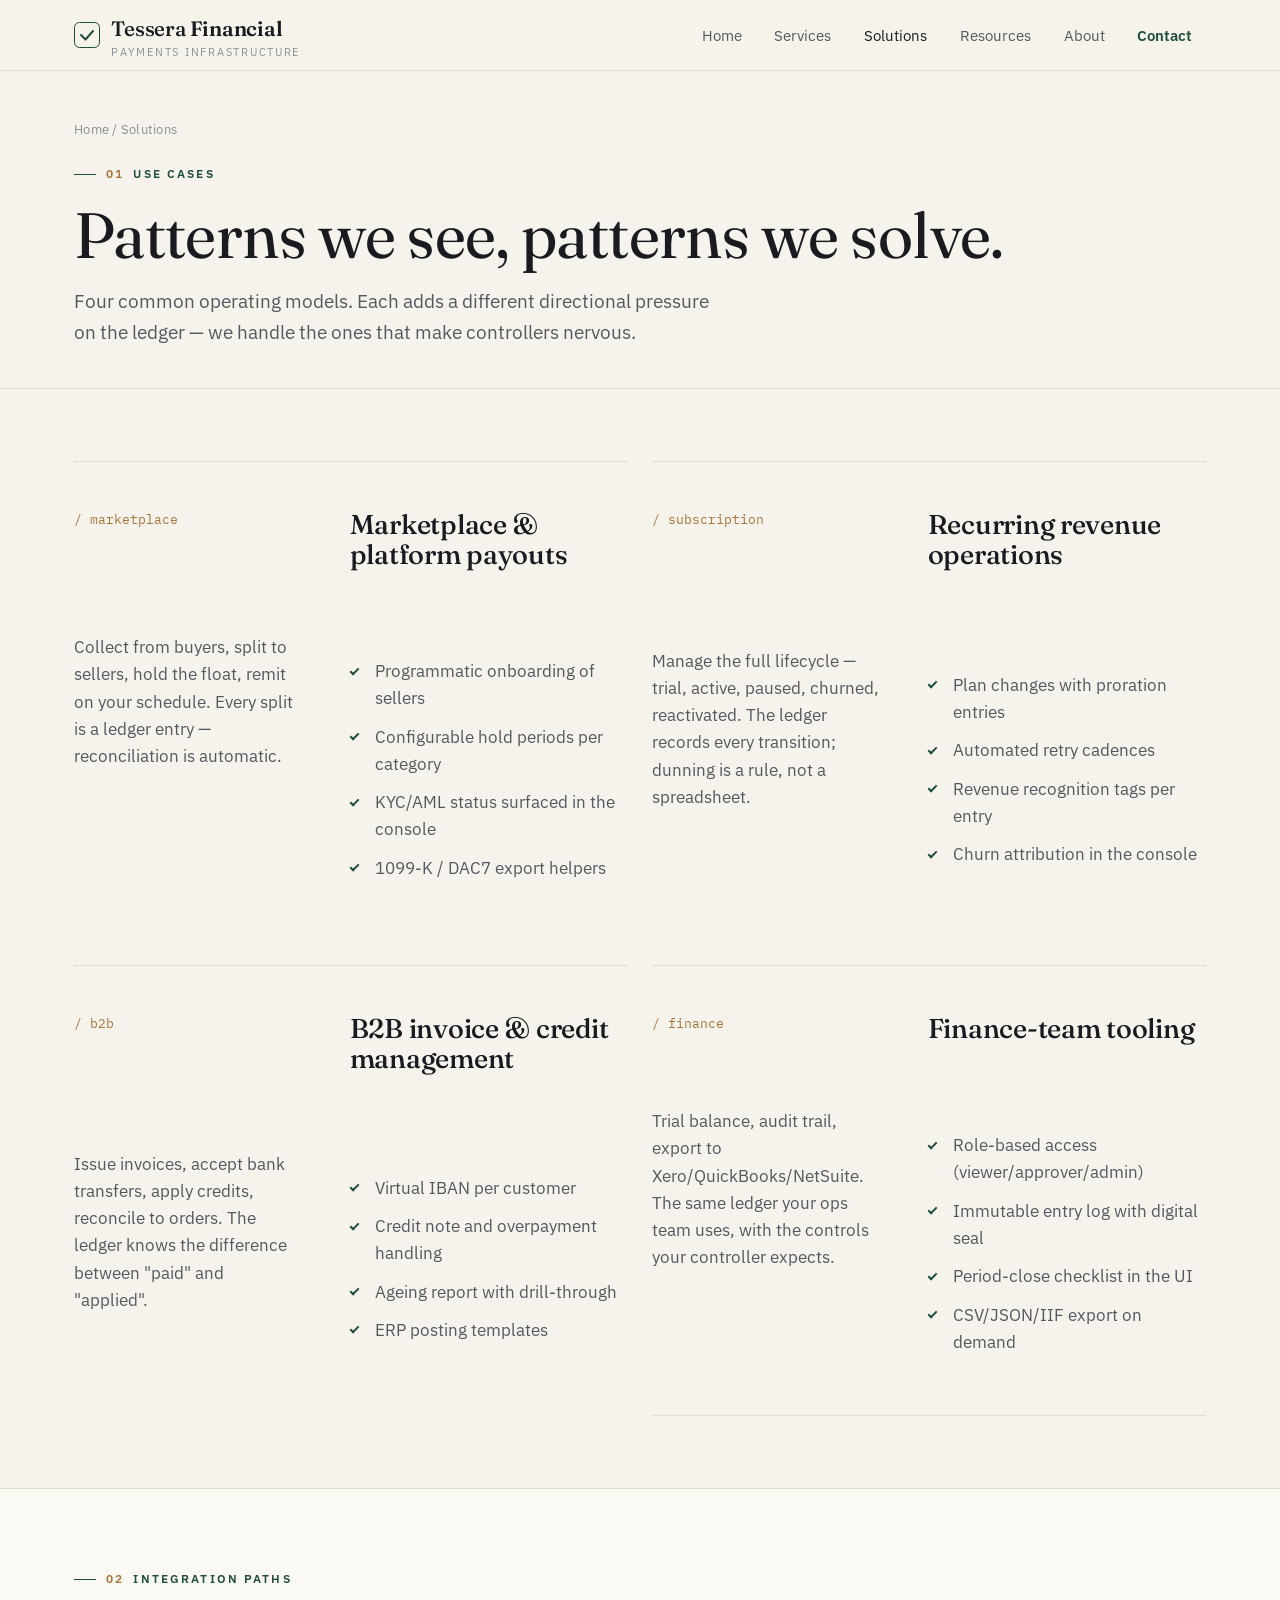
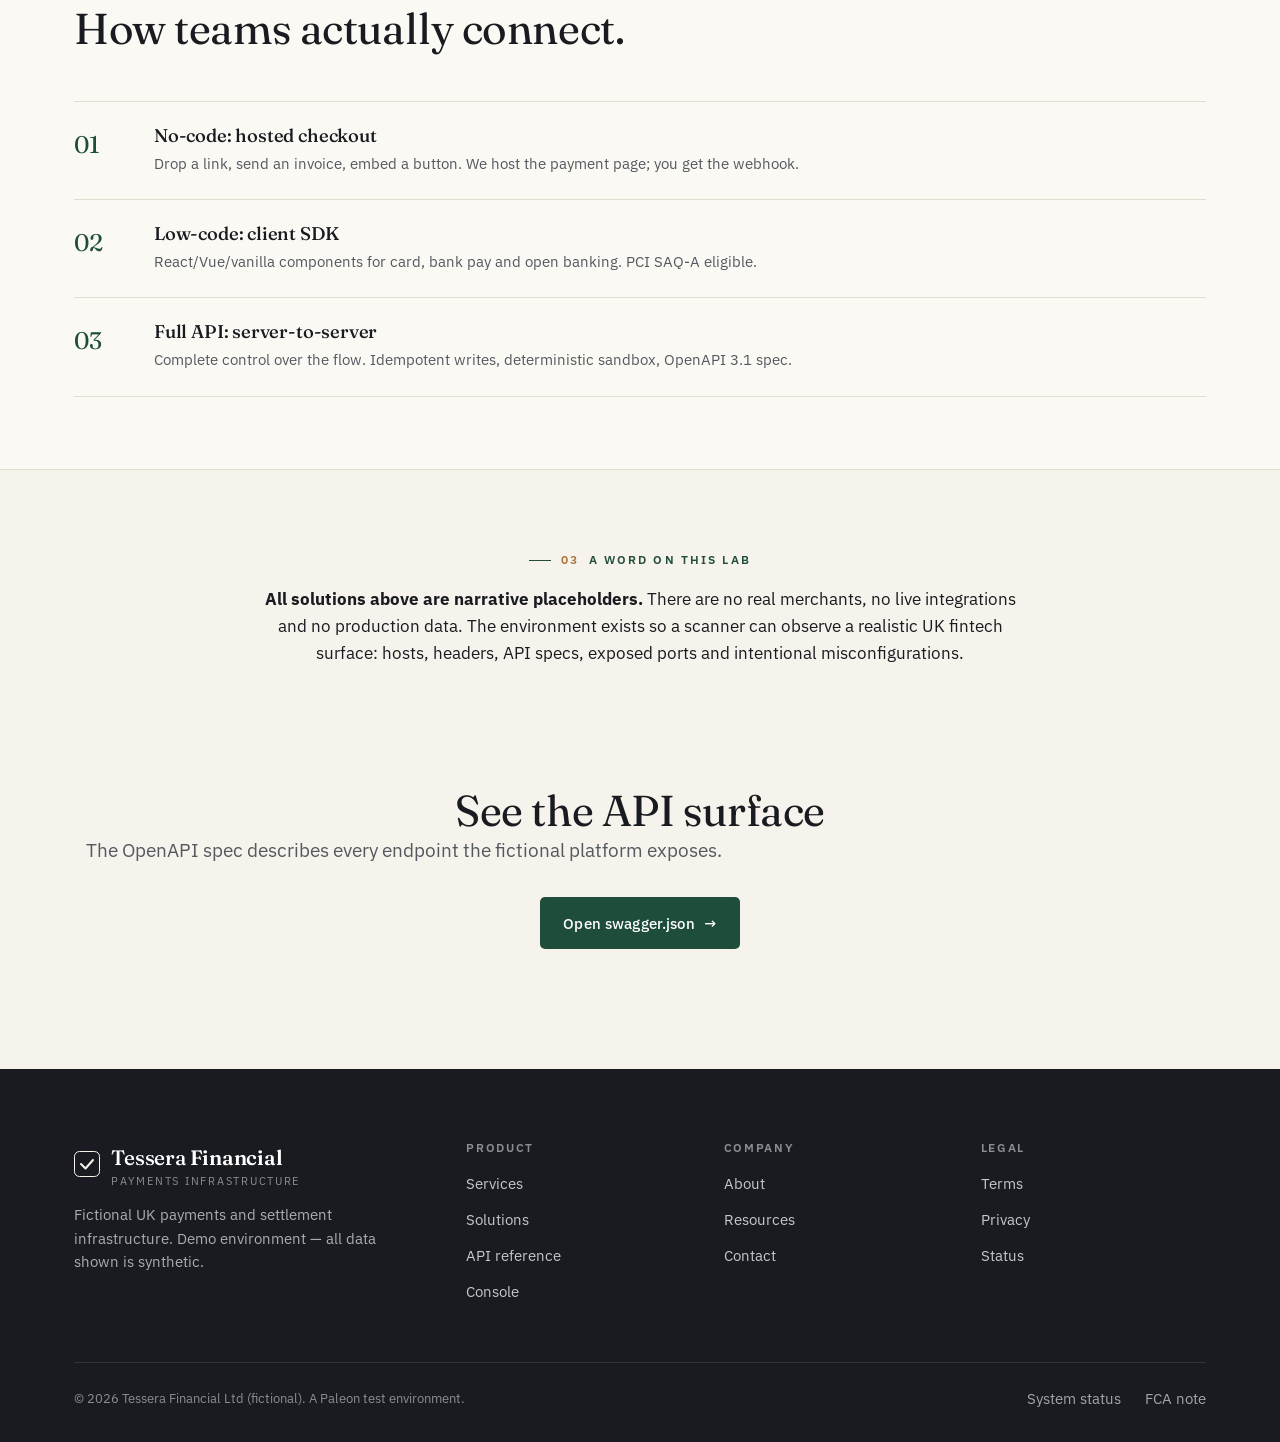
<file: solutions/index.html>
<!DOCTYPE html>
<html lang="en-GB">
<head>
  <meta charset="UTF-8">
  <meta name="viewport" content="width=device-width, initial-scale=1.0">
  <title>Solutions — Tessera Financial</title>
  <meta name="description" content="Tessera Financial solutions for marketplaces, subscription businesses, B2B platforms and finance teams. Fictional UK fintech for Paleon scanner test lab.">
  <link rel="icon" href="/static/favicon.svg" type="image/svg+xml">
  <link rel="preconnect" href="https://fonts.googleapis.com">
  <link rel="preconnect" href="https://fonts.gstatic.com" crossorigin>
  <link href="https://fonts.googleapis.com/css2?family=Fraunces:ital,opsz,wght@0,9..144,400;0,9..144,500;0,9..144,600;1,9..144,400&family=IBM+Plex+Sans:wght@400;500;600&family=IBM+Plex+Mono:wght@400;500&display=swap" rel="stylesheet">
  <link rel="stylesheet" href="/css/main.css">
</head>
<body>
  <header class="site-header">
    <div class="container header-inner">
      <a href="/" class="brand" aria-label="Tessera Financial home">
        <span class="brand-mark" aria-hidden="true"><svg width="26" height="26" viewBox="0 0 26 26" fill="none"><rect x="0.5" y="0.5" width="25" height="25" rx="5" stroke="#1f4d3c" stroke-width="1"/><path d="M7 13L11.5 17.5L19 9" stroke="#1f4d3c" stroke-width="2" stroke-linecap="round" stroke-linejoin="round"/></svg></span>
        <span><span class="brand-name">Tessera<b> Financial</b></span><span class="brand-sub">Payments Infrastructure</span></span>
      </a>
      <nav class="main-nav" id="primaryNav" aria-label="Primary">
        <ul>
          <li><a href="/">Home</a></li>
          <li><a href="/services">Services</a></li>
          <li><a href="/solutions" class="active">Solutions</a></li>
          <li><a href="/resources">Resources</a></li>
          <li><a href="/about">About</a></li>
          <li><a href="/contact" class="nav-cta">Contact</a></li>
        </ul>
      </nav>
      <button class="nav-toggle" id="navToggle" aria-label="Toggle menu" aria-expanded="false" aria-controls="primaryNav"><span></span></button>
    </div>
  </header>

  <main>
    <section class="page-intro">
      <div class="container">
        <p class="breadcrumb"><a href="/">Home</a> / Solutions</p>
        <p class="eyebrow"><span class="num">01</span> Use cases</p>
        <h1>Patterns we see, patterns we solve.</h1>
        <p class="lede">Four common operating models. Each adds a different directional pressure on the ledger — we handle the ones that make controllers nervous.</p>
      </div>
    </section>

    <section class="section">
      <div class="container">
        <div class="grid-2">
          <div class="feature">
            <div class="f-num">/ marketplace</div>
            <h3>Marketplace & platform payouts</h3>
            <p>Collect from buyers, split to sellers, hold the float, remit on your schedule. Every split is a ledger entry — reconciliation is automatic.</p>
            <ul class="checks">
              <li>Programmatic onboarding of sellers</li>
              <li>Configurable hold periods per category</li>
              <li>KYC/AML status surfaced in the console</li>
              <li>1099-K / DAC7 export helpers</li>
            </ul>
          </div>
          <div class="feature">
            <div class="f-num">/ subscription</div>
            <h3>Recurring revenue operations</h3>
            <p>Manage the full lifecycle — trial, active, paused, churned, reactivated. The ledger records every transition; dunning is a rule, not a spreadsheet.</p>
            <ul class="checks">
              <li>Plan changes with proration entries</li>
              <li>Automated retry cadences</li>
              <li>Revenue recognition tags per entry</li>
              <li>Churn attribution in the console</li>
            </ul>
          </div>
          <div class="feature">
            <div class="f-num">/ b2b</div>
            <h3>B2B invoice & credit management</h3>
            <p>Issue invoices, accept bank transfers, apply credits, reconcile to orders. The ledger knows the difference between "paid" and "applied".</p>
            <ul class="checks">
              <li>Virtual IBAN per customer</li>
              <li>Credit note and overpayment handling</li>
              <li>Ageing report with drill-through</li>
              <li>ERP posting templates</li>
            </ul>
          </div>
          <div class="feature">
            <div class="f-num">/ finance</div>
            <h3>Finance-team tooling</h3>
            <p>Trial balance, audit trail, export to Xero/QuickBooks/NetSuite. The same ledger your ops team uses, with the controls your controller expects.</p>
            <ul class="checks">
              <li>Role-based access (viewer/approver/admin)</li>
              <li>Immutable entry log with digital seal</li>
              <li>Period-close checklist in the UI</li>
              <li>CSV/JSON/IIF export on demand</li>
            </ul>
          </div>
        </div>
      </div>
    </section>

    <section class="section" style="background:var(--paper-raised);border-top:1px solid var(--line);border-bottom:1px solid var(--line);">
      <div class="container">
        <div class="sec-head">
          <p class="eyebrow"><span class="num">02</span> Integration paths</p>
          <h2>How teams actually connect.</h2>
        </div>
        <div class="steps">
          <div class="step"><div class="s-no"></div><div><h3>No-code: hosted checkout</h3><p>Drop a link, send an invoice, embed a button. We host the payment page; you get the webhook.</p></div></div>
          <div class="step"><div class="s-no"></div><div><h3>Low-code: client SDK</h3><p>React/Vue/vanilla components for card, bank pay and open banking. PCI SAQ-A eligible.</p></div></div>
          <div class="step"><div class="s-no"></div><div><h3>Full API: server-to-server</h3><p>Complete control over the flow. Idempotent writes, deterministic sandbox, OpenAPI 3.1 spec.</p></div></div>
        </div>
      </div>
    </section>

    <section class="section">
      <div class="container container-narrow center">
        <p class="eyebrow"><span class="num">03</span> A word on this lab</p>
        <div class="old-note" style="max-width:none;">
          <strong>All solutions above are narrative placeholders.</strong> There are no real merchants, no live integrations and no production data. The environment exists so a scanner can observe a realistic UK fintech surface: hosts, headers, API specs, exposed ports and intentional misconfigurations.
        </div>
      </div>
    </section>

    <section class="section-tight">
      <div class="container center">
        <h2>See the API surface</h2>
        <p class="lede muted" style="margin-bottom:var(--s-4);">The OpenAPI spec describes every endpoint the fictional platform exposes.</p>
        <a href="https://api.paleon-lab-fintech.co.uk/swagger.json" class="btn btn-primary">Open swagger.json <span class="arrow" aria-hidden="true">→</span></a>
      </div>
    </section>
  </main>

  <footer class="site-footer">
    <div class="container">
      <div class="f-top">
        <div>
          <a href="/" class="brand" aria-label="Tessera Financial home">
            <span class="brand-mark" aria-hidden="true"><svg width="26" height="26" viewBox="0 0 26 26" fill="none"><rect x="0.5" y="0.5" width="25" height="25" rx="5" stroke="#f6f3ec" stroke-width="1"/><path d="M7 13L11.5 17.5L19 9" stroke="#f6f3ec" stroke-width="2" stroke-linecap="round" stroke-linejoin="round"/></svg></span>
            <span><span class="brand-name">Tessera<b> Financial</b></span><span class="brand-sub">Payments Infrastructure</span></span>
          </a>
          <p class="f-blurb">Fictional UK payments and settlement infrastructure. Demo environment — all data shown is synthetic.</p>
        </div>
        <div><h4>Product</h4><ul><li><a href="/services">Services</a></li><li><a href="/solutions">Solutions</a></li><li><a href="https://api.paleon-lab-fintech.co.uk/swagger.json">API reference</a></li><li><a href="https://app.paleon-lab-fintech.co.uk">Console</a></li></ul></div>
        <div><h4>Company</h4><ul><li><a href="/about">About</a></li><li><a href="/resources">Resources</a></li><li><a href="/contact">Contact</a></li></ul></div>
        <div><h4>Legal</h4><ul><li><a href="/resources#terms">Terms</a></li><li><a href="/resources#privacy">Privacy</a></li><li><a href="/resources#status">Status</a></li></ul></div>
      </div>
      <div class="f-bottom"><span>© <span id="year">2026</span> Tessera Financial Ltd (fictional). A Paleon test environment.</span><span class="legal"><a href="/resources#status">System status</a><a href="/about">FCA note</a></span></div>
    </div>
  </footer>
  <script src="/js/main.js"></script>
</body>
</html>
</file>
<file: css/main.css>
/* =============================================================================
   TESSERA FINANCIAL — Design System
   Site 1 (paleon-lab-fintech.co.uk)
   -----------------------------------------------------------------------------
   A single, coherent visual identity for the whole fictional company.
   Aesthetic: editorial "ledger, reimagined" — warm paper, ink, deep pine,
   hairline rules, small-caps labels, numbered sections, tabular figures.
   No gradients-as-decoration, no glassmorphism, no stock-photo blobs.
   ========================================================================== */

/* ---------- Design tokens ---------- */
:root {
  /* Surfaces */
  --paper:        #f6f3ec;   /* warm cream base */
  --paper-raised: #fbf9f4;   /* slightly lighter panel */
  --surface:      #ffffff;
  --ink:          #191b20;   /* near-black text */
  --ink-soft:     #54585f;   /* secondary text */
  --ink-faint:    #8b8f96;   /* tertiary / captions */
  --line:         #e3ddd0;   /* warm hairline */
  --line-strong:  #cfc7b6;

  /* Accent — deep pine green (money / trust / Britain) */
  --accent:       #1f4d3c;
  --accent-deep:  #163a2d;
  --accent-soft:  #e7eee9;
  --accent-tint:  #f0f4f1;

  /* A single restrained warm secondary for fine detail only */
  --brass:        #a8743a;

  /* Type */
  --serif: "Fraunces", "Iowan Old Style", "Palatino Linotype", Georgia, serif;
  --sans:  "IBM Plex Sans", -apple-system, BlinkMacSystemFont, "Segoe UI", Roboto, Helvetica, Arial, sans-serif;
  --mono:  "IBM Plex Mono", ui-monospace, "SF Mono", Menlo, Consolas, monospace;

  /* Spacing scale (8px base) */
  --s-1: 0.5rem;
  --s-2: 1rem;
  --s-3: 1.5rem;
  --s-4: 2rem;
  --s-5: 3rem;
  --s-6: 4.5rem;
  --s-7: 7rem;

  --radius:    5px;
  --radius-lg: 9px;
  --maxw: 1180px;
  --maxw-narrow: 820px;

  --shadow-1: 0 1px 2px rgba(25,27,32,.04), 0 2px 8px rgba(25,27,32,.05);
  --shadow-2: 0 8px 28px rgba(25,27,32,.08);
}

/* ---------- Reset ---------- */
*, *::before, *::after { box-sizing: border-box; }
html { -webkit-text-size-adjust: 100%; scroll-behavior: smooth; }
body {
  margin: 0;
  font-family: var(--sans);
  font-size: 17px;
  line-height: 1.6;
  color: var(--ink);
  background: var(--paper);
  -webkit-font-smoothing: antialiased;
  text-rendering: optimizeLegibility;
}
h1, h2, h3, h4 { font-family: var(--serif); font-weight: 500; line-height: 1.1; letter-spacing: -0.01em; margin: 0; color: var(--ink); }
h1 { font-size: clamp(2.4rem, 5.2vw, 4rem); font-weight: 400; }
h2 { font-size: clamp(1.9rem, 3.4vw, 2.7rem); font-weight: 400; }
h3 { font-size: 1.32rem; font-weight: 500; }
p { margin: 0 0 1.1rem; }
a { color: inherit; text-decoration: none; }
img, svg { max-width: 100%; display: block; }
ul { margin: 0; padding: 0; list-style: none; }
button { font-family: inherit; cursor: pointer; }
:focus-visible { outline: 2px solid var(--accent); outline-offset: 3px; border-radius: 2px; }

/* ---------- Layout primitives ---------- */
.container { width: 100%; max-width: var(--maxw); margin: 0 auto; padding: 0 var(--s-3); }
.container-narrow { max-width: var(--maxw-narrow); }
.section { padding: var(--s-6) 0; }
.section-tight { padding: var(--s-5) 0; }

/* Eyebrow / small-caps label */
.eyebrow {
  font-family: var(--sans);
  font-size: .74rem;
  font-weight: 600;
  letter-spacing: .18em;
  text-transform: uppercase;
  color: var(--accent);
  margin: 0 0 var(--s-2);
  display: inline-flex;
  align-items: center;
  gap: .6rem;
}
.eyebrow::before {
  content: "";
  width: 22px; height: 1px;
  background: var(--accent);
  display: inline-block;
}
.eyebrow .num { color: var(--brass); font-weight: 600; }

.lede { font-size: 1.18rem; color: var(--ink-soft); max-width: 60ch; }
.muted { color: var(--ink-soft); }
.tnum { font-variant-numeric: tabular-nums; font-feature-settings: "tnum" 1; }

/* ---------- Buttons ---------- */
.btn {
  display: inline-flex;
  align-items: center;
  gap: .55rem;
  font-family: var(--sans);
  font-size: .95rem;
  font-weight: 500;
  letter-spacing: .01em;
  padding: .8rem 1.4rem;
  border-radius: var(--radius);
  border: 1px solid transparent;
  transition: background .18s ease, color .18s ease, border-color .18s ease, transform .18s ease;
  white-space: nowrap;
}
.btn .arrow { transition: transform .18s ease; }
.btn:hover .arrow { transform: translateX(3px); }
.btn-primary { background: var(--accent); color: #fff; }
.btn-primary:hover { background: var(--accent-deep); }
.btn-ghost { background: transparent; color: var(--ink); border-color: var(--line-strong); }
.btn-ghost:hover { border-color: var(--ink); background: var(--ink); color: #fff; }
.btn-link {
  color: var(--accent); font-weight: 600; padding: 0;
  border-bottom: 1px solid transparent;
}
.btn-link:hover { border-color: var(--accent); }
.btn-link .arrow { transition: transform .18s ease; }
.btn-link:hover .arrow { transform: translateX(3px); }

/* ---------- Header / nav ---------- */
.site-header {
  position: sticky; top: 0; z-index: 50;
  background: rgba(246,243,236,.86);
  backdrop-filter: saturate(140%) blur(10px);
  border-bottom: 1px solid var(--line);
}
.header-inner {
  display: flex; align-items: center; justify-content: space-between;
  height: 70px;
}
.brand { display: inline-flex; align-items: center; gap: .7rem; }
.brand-mark { width: 26px; height: 26px; flex: none; }
.brand-name { font-family: var(--serif); font-size: 1.3rem; font-weight: 500; letter-spacing: -.01em; }
.brand-name b { font-weight: 600; }
.brand-sub { font-size: .68rem; letter-spacing: .16em; text-transform: uppercase; color: var(--ink-faint); display: block; line-height: 1; margin-top: 2px; }

.main-nav ul { display: flex; align-items: center; gap: .35rem; }
.main-nav a {
  display: inline-block;
  padding: .5rem .85rem;
  font-size: .95rem;
  color: var(--ink-soft);
  border-radius: var(--radius);
  transition: color .15s ease, background .15s ease;
}
.main-nav a:hover { color: var(--ink); background: var(--accent-tint); }
.main-nav a.active { color: var(--ink); }
.main-nav a.nav-cta { color: var(--accent); font-weight: 600; }
.main-nav a.nav-cta:hover { background: var(--accent); color: #fff; }

.nav-toggle {
  display: none;
  background: none; border: 1px solid var(--line-strong);
  border-radius: var(--radius); width: 42px; height: 38px;
  align-items: center; justify-content: center;
}
.nav-toggle span { display: block; width: 18px; height: 1.5px; background: var(--ink); position: relative; }
.nav-toggle span::before, .nav-toggle span::after {
  content: ""; position: absolute; left: 0; width: 18px; height: 1.5px; background: var(--ink);
}
.nav-toggle span::before { top: -6px; }
.nav-toggle span::after { top: 6px; }

/* ---------- Hero ---------- */
.hero { padding: var(--s-6) 0 var(--s-5); position: relative; overflow: hidden; }
.hero-grid {
  display: grid;
  grid-template-columns: 1.05fr .95fr;
  gap: var(--s-5);
  align-items: center;
}
.hero h1 { margin-bottom: var(--s-3); }
.hero h1 em { font-style: italic; color: var(--accent); }
.hero-actions { display: flex; gap: .8rem; flex-wrap: wrap; margin-top: var(--s-4); }
.hero-figure {
  border: 1px solid var(--line);
  background: var(--surface);
  border-radius: var(--radius-lg);
  padding: var(--s-4);
  box-shadow: var(--shadow-1);
  position: relative;
}
.hero-figure .fig-cap {
  font-family: var(--mono); font-size: .72rem; letter-spacing: .04em;
  color: var(--ink-faint); text-transform: uppercase;
  display: flex; justify-content: space-between; margin-bottom: var(--s-3);
}
.hero-stats {
  display: grid; grid-template-columns: repeat(3, 1fr);
  gap: var(--s-3); margin-top: var(--s-5);
  border-top: 1px solid var(--line); padding-top: var(--s-4);
}
.hero-stat .v { font-family: var(--serif); font-size: 2rem; font-weight: 500; color: var(--accent); }
.hero-stat .k { font-size: .86rem; color: var(--ink-soft); }

/* Ticker / ledger strip under hero */
.ledger-strip {
  border-top: 1px solid var(--line); border-bottom: 1px solid var(--line);
  background: var(--paper-raised);
}
.ledger-strip .container { display: flex; gap: var(--s-5); align-items: center; padding: var(--s-2) var(--s-3); flex-wrap: wrap; }
.ledger-strip .tag { font-size: .76rem; letter-spacing: .14em; text-transform: uppercase; color: var(--ink-faint); }
.ledger-strip .items { display: flex; gap: var(--s-4); flex-wrap: wrap; font-family: var(--mono); font-size: .82rem; color: var(--ink-soft); }
.ledger-strip .items span b { color: var(--ink); font-weight: 500; }

/* ---------- Section header ---------- */
.sec-head { max-width: 64ch; margin-bottom: var(--s-5); }
.sec-head h2 { margin-bottom: var(--s-2); }

/* ---------- Feature rows (asymmetric editorial) ---------- */
.feature {
  display: grid; grid-template-columns: .9fr 1.1fr;
  gap: var(--s-5); align-items: start;
  padding: var(--s-5) 0;
  border-top: 1px solid var(--line);
}
.feature:last-child { border-bottom: 1px solid var(--line); }
.feature .f-num { font-family: var(--mono); font-size: .8rem; color: var(--brass); margin-bottom: var(--s-1); }
.feature h3 { font-size: 1.7rem; margin-bottom: var(--s-2); }
.feature p { color: var(--ink-soft); }
.feature ul.checks { margin-top: var(--s-3); }
.feature ul.checks li {
  position: relative; padding-left: 1.6rem; margin-bottom: .7rem;
  color: var(--ink-soft);
}
.feature ul.checks li::before {
  content: ""; position: absolute; left: 0; top: .55em;
  width: 9px; height: 5px; border-left: 2px solid var(--accent); border-bottom: 2px solid var(--accent);
  transform: rotate(-45deg);
}

/* ---------- Panels / cards (restrained, not a repeated blob grid) ---------- */
.panel {
  background: var(--surface);
  border: 1px solid var(--line);
  border-radius: var(--radius-lg);
  padding: var(--s-4);
  box-shadow: var(--shadow-1);
}
.panel h3 { margin-bottom: var(--s-2); }
.panel p { color: var(--ink-soft); font-size: .98rem; }

.grid-2 { display: grid; grid-template-columns: repeat(2, 1fr); gap: var(--s-3); }
.grid-3 { display: grid; grid-template-columns: repeat(3, 1fr); gap: var(--s-3); }
.grid-4 { display: grid; grid-template-columns: repeat(4, 1fr); gap: var(--s-3); }

/* Service / solution cards with top hairline accent */
.card {
  background: var(--surface);
  border: 1px solid var(--line);
  border-top: 2px solid var(--accent);
  border-radius: var(--radius-lg);
  padding: var(--s-4);
  transition: border-color .18s ease, transform .18s ease, box-shadow .18s ease;
}
.card:hover { transform: translateY(-2px); box-shadow: var(--shadow-2); border-color: var(--line-strong); }
.card .c-ico { width: 34px; height: 34px; margin-bottom: var(--s-2); color: var(--accent); }
.card h3 { font-size: 1.18rem; margin-bottom: .6rem; }
.card p { color: var(--ink-soft); font-size: .95rem; margin-bottom: var(--s-2); }
.card .c-link { font-size: .9rem; font-weight: 600; color: var(--accent); }

/* ---------- Tables (rates / specs) ---------- */
.table-wrap { border: 1px solid var(--line); border-radius: var(--radius-lg); overflow: hidden; background: var(--surface); }
table.data { width: 100%; border-collapse: collapse; font-size: .95rem; }
table.data th, table.data td { text-align: left; padding: .85rem var(--s-3); border-bottom: 1px solid var(--line); }
table.data thead th { font-family: var(--sans); font-size: .74rem; letter-spacing: .12em; text-transform: uppercase; color: var(--ink-faint); background: var(--paper-raised); font-weight: 600; }
table.data tbody tr:last-child td { border-bottom: none; }
table.data td.num { font-family: var(--mono); font-variant-numeric: tabular-nums; }
table.data tr:hover td { background: var(--accent-tint); }

/* ---------- Steps ---------- */
.steps { counter-reset: step; }
.step { display: grid; grid-template-columns: 56px 1fr; gap: var(--s-3); padding: var(--s-3) 0; border-top: 1px solid var(--line); }
.step:last-child { border-bottom: 1px solid var(--line); }
.step .s-no { counter-increment: step; font-family: var(--serif); font-size: 1.5rem; color: var(--accent); }
.step .s-no::before { content: counter(step, decimal-leading-zero); }
.step h3 { font-size: 1.15rem; margin-bottom: .3rem; }
.step p { color: var(--ink-soft); font-size: .95rem; margin: 0; }

/* ---------- Callout / quote ---------- */
.quote {
  border-left: 3px solid var(--accent);
  padding: var(--s-2) 0 var(--s-2) var(--s-4);
  font-family: var(--serif); font-size: 1.5rem; font-weight: 400; font-style: italic;
  color: var(--ink); line-height: 1.35;
}
.quote cite { display: block; margin-top: var(--s-2); font-family: var(--sans); font-style: normal; font-size: .9rem; color: var(--ink-soft); letter-spacing: .02em; }

/* ---------- CTA band ---------- */
.cta-band {
  background: var(--accent);
  color: #fff;
  border-radius: var(--radius-lg);
  padding: var(--s-5);
  display: grid; grid-template-columns: 1.4fr 1fr; gap: var(--s-4); align-items: center;
}
.cta-band h2 { color: #fff; }
.cta-band p { color: rgba(255,255,255,.82); }
.cta-band .btn-ghost { color: #fff; border-color: rgba(255,255,255,.4); }
.cta-band .btn-ghost:hover { background: #fff; color: var(--accent); border-color: #fff; }
.cta-band .btn-primary { background: #fff; color: var(--accent); }
.cta-band .btn-primary:hover { background: var(--paper); }

/* ---------- Forms ---------- */
.field { margin-bottom: var(--s-3); }
.field label { display: block; font-size: .85rem; font-weight: 600; letter-spacing: .02em; margin-bottom: .4rem; color: var(--ink); }
.field .hint { font-size: .8rem; color: var(--ink-faint); margin-top: .3rem; }
.field input, .field select, .field textarea {
  width: 100%; font-family: var(--sans); font-size: 1rem;
  padding: .75rem .9rem; color: var(--ink);
  background: var(--surface);
  border: 1px solid var(--line-strong); border-radius: var(--radius);
  transition: border-color .15s ease, box-shadow .15s ease;
}
.field input:focus, .field select:focus, .field textarea:focus {
  outline: none; border-color: var(--accent); box-shadow: 0 0 0 3px var(--accent-soft);
}
.field textarea { resize: vertical; min-height: 120px; }
.form-row { display: grid; grid-template-columns: 1fr 1fr; gap: var(--s-3); }
.form-note { font-size: .82rem; color: var(--ink-faint); margin-top: var(--s-2); }
.form-success { display: none; background: var(--accent-soft); border: 1px solid var(--accent); color: var(--accent-deep); padding: var(--s-3); border-radius: var(--radius); font-size: .95rem; }
.form-success.show { display: block; }

/* ---------- Footer ---------- */
.site-footer { background: var(--ink); color: #d8dadf; padding: var(--s-6) 0 var(--s-4); margin-top: var(--s-6); }
.site-footer .f-top { display: grid; grid-template-columns: 1.6fr 1fr 1fr 1fr; gap: var(--s-4); padding-bottom: var(--s-5); border-bottom: 1px solid rgba(255,255,255,.1); }
.site-footer .brand-name { color: #fff; }
.site-footer .brand-sub { color: rgba(255,255,255,.5); }
.site-footer h4 { font-family: var(--sans); font-size: .74rem; letter-spacing: .14em; text-transform: uppercase; color: rgba(255,255,255,.5); margin-bottom: var(--s-2); font-weight: 600; }
.site-footer ul li { margin-bottom: .55rem; }
.site-footer a { color: #c4c7cd; font-size: .92rem; }
.site-footer a:hover { color: #fff; }
.site-footer .f-blurb { color: #a9adb4; font-size: .92rem; max-width: 34ch; margin-top: var(--s-2); }
.site-footer .f-bottom { display: flex; justify-content: space-between; align-items: center; flex-wrap: wrap; gap: var(--s-2); padding-top: var(--s-3); font-size: .82rem; color: rgba(255,255,255,.5); }
.site-footer .f-bottom a { color: rgba(255,255,255,.6); }
.site-footer .f-bottom .legal { display: flex; gap: var(--s-3); flex-wrap: wrap; }

/* ---------- Breadcrumb / page intro ---------- */
.page-intro { padding: var(--s-5) 0 var(--s-3); border-bottom: 1px solid var(--line); }
.page-intro h1 { margin-bottom: var(--s-2); }
.breadcrumb { font-size: .82rem; color: var(--ink-faint); margin-bottom: var(--s-2); letter-spacing: .02em; }
.breadcrumb a:hover { color: var(--accent); }

/* ---------- App host specifics ---------- */
.app-shell { display: grid; grid-template-columns: 240px 1fr; min-height: 100vh; }
.app-side { background: var(--ink); color: #cdd0d6; padding: var(--s-3); display: flex; flex-direction: column; }
.app-side .brand-name { color: #fff; }
.app-side .a-nav { margin-top: var(--s-4); display: flex; flex-direction: column; gap: .2rem; }
.app-side .a-nav a { display: flex; align-items: center; gap: .7rem; padding: .65rem .8rem; border-radius: var(--radius); color: #b9bdc4; font-size: .92rem; }
.app-side .a-nav a:hover { background: rgba(255,255,255,.06); color: #fff; }
.app-side .a-nav a.active { background: var(--accent); color: #fff; }
.app-side .a-nav svg { width: 18px; height: 18px; flex: none; }
.app-main { padding: var(--s-4) var(--s-5); background: var(--paper); }
.app-topbar { display: flex; justify-content: space-between; align-items: center; margin-bottom: var(--s-4); }
.app-topbar .a-user { display: flex; align-items: center; gap: .6rem; font-size: .88rem; color: var(--ink-soft); }
.app-topbar .a-avatar { width: 34px; height: 34px; border-radius: 50%; background: var(--accent-soft); color: var(--accent); display: grid; place-items: center; font-weight: 600; font-family: var(--serif); }
.kpi-grid { display: grid; grid-template-columns: repeat(4, 1fr); gap: var(--s-3); margin-bottom: var(--s-4); }
.kpi { background: var(--surface); border: 1px solid var(--line); border-radius: var(--radius-lg); padding: var(--s-3); }
.kpi .k-label { font-size: .76rem; letter-spacing: .1em; text-transform: uppercase; color: var(--ink-faint); }
.kpi .k-val { font-family: var(--serif); font-size: 1.9rem; margin: .3rem 0 .2rem; }
.kpi .k-delta { font-size: .82rem; font-family: var(--mono); }
.kpi .k-delta.up { color: var(--accent); }
.kpi .k-delta.down { color: #a8443a; }
.app-two { display: grid; grid-template-columns: 1.6fr 1fr; gap: var(--s-3); }
.bar-row { display: grid; grid-template-columns: 120px 1fr 56px; gap: var(--s-2); align-items: center; margin-bottom: .8rem; font-size: .9rem; }
.bar-track { height: 8px; background: var(--line); border-radius: 99px; overflow: hidden; }
.bar-fill { height: 100%; background: var(--accent); border-radius: 99px; }
.txn { display: grid; grid-template-columns: 1fr auto auto; gap: var(--s-3); align-items: center; padding: .8rem 0; border-bottom: 1px solid var(--line); font-size: .9rem; }
.txn:last-child { border-bottom: none; }
.txn .t-name { font-weight: 500; }
.txn .t-meta { color: var(--ink-faint); font-size: .8rem; }
.txn .t-amt { font-family: var(--mono); font-variant-numeric: tabular-nums; }
.badge { display: inline-block; font-size: .72rem; font-family: var(--mono); padding: .15rem .5rem; border-radius: 99px; border: 1px solid var(--line-strong); color: var(--ink-soft); }
.badge.ok { background: var(--accent-soft); border-color: var(--accent); color: var(--accent-deep); }
.badge.pend { background: #fbf1e2; border-color: var(--brass); color: #7a4f22; }

/* ---------- Dev host (intentionally older aesthetic) ---------- */
.dev-mode { background: #efece4; }
.dev-banner {
  background: #2b2f36; color: #f3d39a; font-family: var(--mono); font-size: .8rem;
  padding: .55rem var(--s-3); text-align: center; letter-spacing: .03em;
  border-bottom: 1px solid #1c1f24;
}
.dev-banner b { color: #fff; }
.dev-mode .site-header { background: #f3f0e8; }
.dev-mode h1, .dev-mode h2, .dev-mode h3 { font-family: Georgia, "Times New Roman", serif; }
.dev-mode body, .dev-mode { font-family: "Segoe UI", Tahoma, Verdana, sans-serif; }
.dev-mode .panel, .dev-mode .card { border-radius: 3px; box-shadow: none; }
.dev-mode .btn { border-radius: 3px; }
.dev-mode .old-note { background: #fff7e6; border: 1px dashed var(--brass); color: #6b4a1f; padding: var(--s-2) var(--s-3); border-radius: 3px; font-size: .9rem; }
.dev-shell { padding: var(--s-4) 0 var(--s-5); }
.dev-block { background: var(--surface); border: 1px solid var(--line); border-radius: var(--radius-lg); padding: var(--s-4); margin-bottom: var(--s-3); }
.dev-block h2 { font-size: clamp(1.3rem, 3vw, 1.9rem); margin: var(--s-1) 0 var(--s-3); }
.dev-block pre { background: #2b2f36; color: #f3d39a; padding: var(--s-3); border-radius: var(--radius); overflow-x: auto; font-family: var(--mono); font-size: .82rem; line-height: 1.5; margin: 0; }
.version-badge { display: inline-block; font-family: var(--mono); font-size: .72rem; background: #e7e2d6; color: #6b4a1f; padding: .1rem .45rem; border-radius: 3px; border: 1px solid #d8d1c0; margin-left: .4rem; }

/* ---------- API host ---------- */
.api-shell { max-width: 880px; margin: 0 auto; padding: var(--s-5) var(--s-3); }
.api-block { background: var(--surface); border: 1px solid var(--line); border-radius: var(--radius-lg); padding: var(--s-4); margin-bottom: var(--s-3); }
.api-block pre { background: var(--ink); color: #e6e8ec; padding: var(--s-3); border-radius: var(--radius); overflow-x: auto; font-family: var(--mono); font-size: .82rem; line-height: 1.5; margin: 0; }
.api-method { font-family: var(--mono); font-size: .72rem; font-weight: 700; padding: .15rem .5rem; border-radius: 3px; }
.api-method.get { background: var(--accent-soft); color: var(--accent-deep); }
.api-method.post { background: #fbe7df; color: #8a3a26; }

/* ---------- Misc ---------- */
.center { text-align: center; }
.mt-0 { margin-top: 0; } .mt-2 { margin-top: var(--s-2); } .mt-3 { margin-top: var(--s-3); } .mt-4 { margin-top: var(--s-4); } .mt-5 { margin-top: var(--s-5); }
.divider { height: 1px; background: var(--line); border: 0; margin: var(--s-5) 0; }
.tag-list { display: flex; flex-wrap: wrap; gap: .5rem; }
.tag-pill { font-family: var(--mono); font-size: .76rem; padding: .25rem .6rem; border: 1px solid var(--line-strong); border-radius: 99px; color: var(--ink-soft); }
.note-fine { font-size: .8rem; color: var(--ink-faint); }

/* =============================================================================
   RESPONSIVE
   ========================================================================== */
@media (max-width: 960px) {
  .hero-grid { grid-template-columns: 1fr; }
  .feature { grid-template-columns: 1fr; gap: var(--s-3); }
  .cta-band { grid-template-columns: 1fr; }
  .grid-4 { grid-template-columns: repeat(2, 1fr); }
  .grid-3 { grid-template-columns: repeat(2, 1fr); }
  .kpi-grid { grid-template-columns: repeat(2, 1fr); }
  .app-two { grid-template-columns: 1fr; }
  .site-footer .f-top { grid-template-columns: 1fr 1fr; }
  .app-shell { grid-template-columns: 1fr; }
  .app-side { flex-direction: row; align-items: center; flex-wrap: wrap; gap: var(--s-2); }
  .app-side .a-nav { flex-direction: row; flex-wrap: wrap; margin-top: 0; }
  .app-main { padding: var(--s-3); }
}
@media (max-width: 680px) {
  body { font-size: 16px; }
  .main-nav {
    position: absolute; top: 70px; left: 0; right: 0;
    background: var(--paper-raised); border-bottom: 1px solid var(--line);
    display: none; padding: var(--s-2) var(--s-3);
  }
  .main-nav.open { display: block; }
  .main-nav ul { flex-direction: column; align-items: stretch; gap: 0; }
  .main-nav a { padding: .8rem .6rem; border-bottom: 1px solid var(--line); }
  .nav-toggle { display: inline-flex; }
  .grid-2, .grid-3, .grid-4 { grid-template-columns: 1fr; }
  .form-row { grid-template-columns: 1fr; }
  .hero-stats { grid-template-columns: 1fr; gap: var(--s-2); }
  .site-footer .f-top { grid-template-columns: 1fr; }
  .section { padding: var(--s-5) 0; }
  .cta-band { padding: var(--s-4); }
}

/* Reduced motion */
@media (prefers-reduced-motion: reduce) {
  * { scroll-behavior: auto; transition: none !important; }
}
</file>
